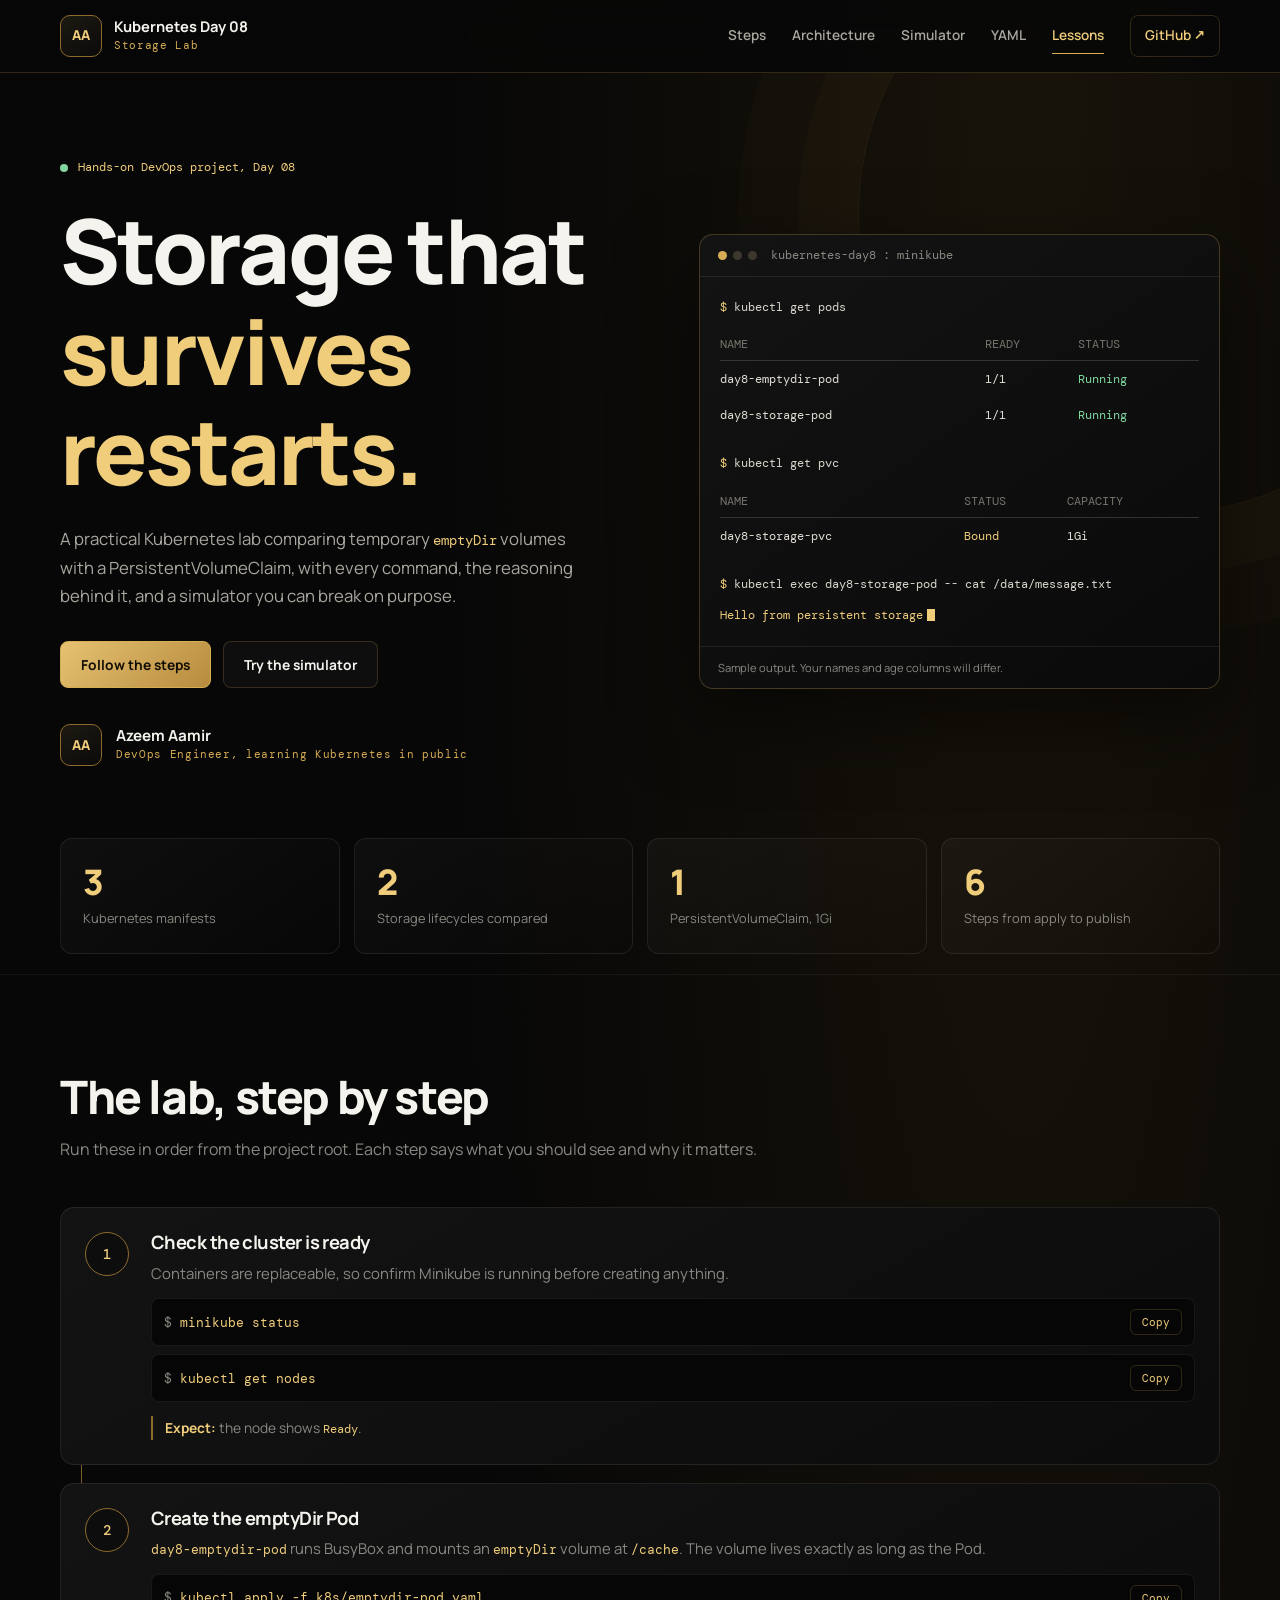
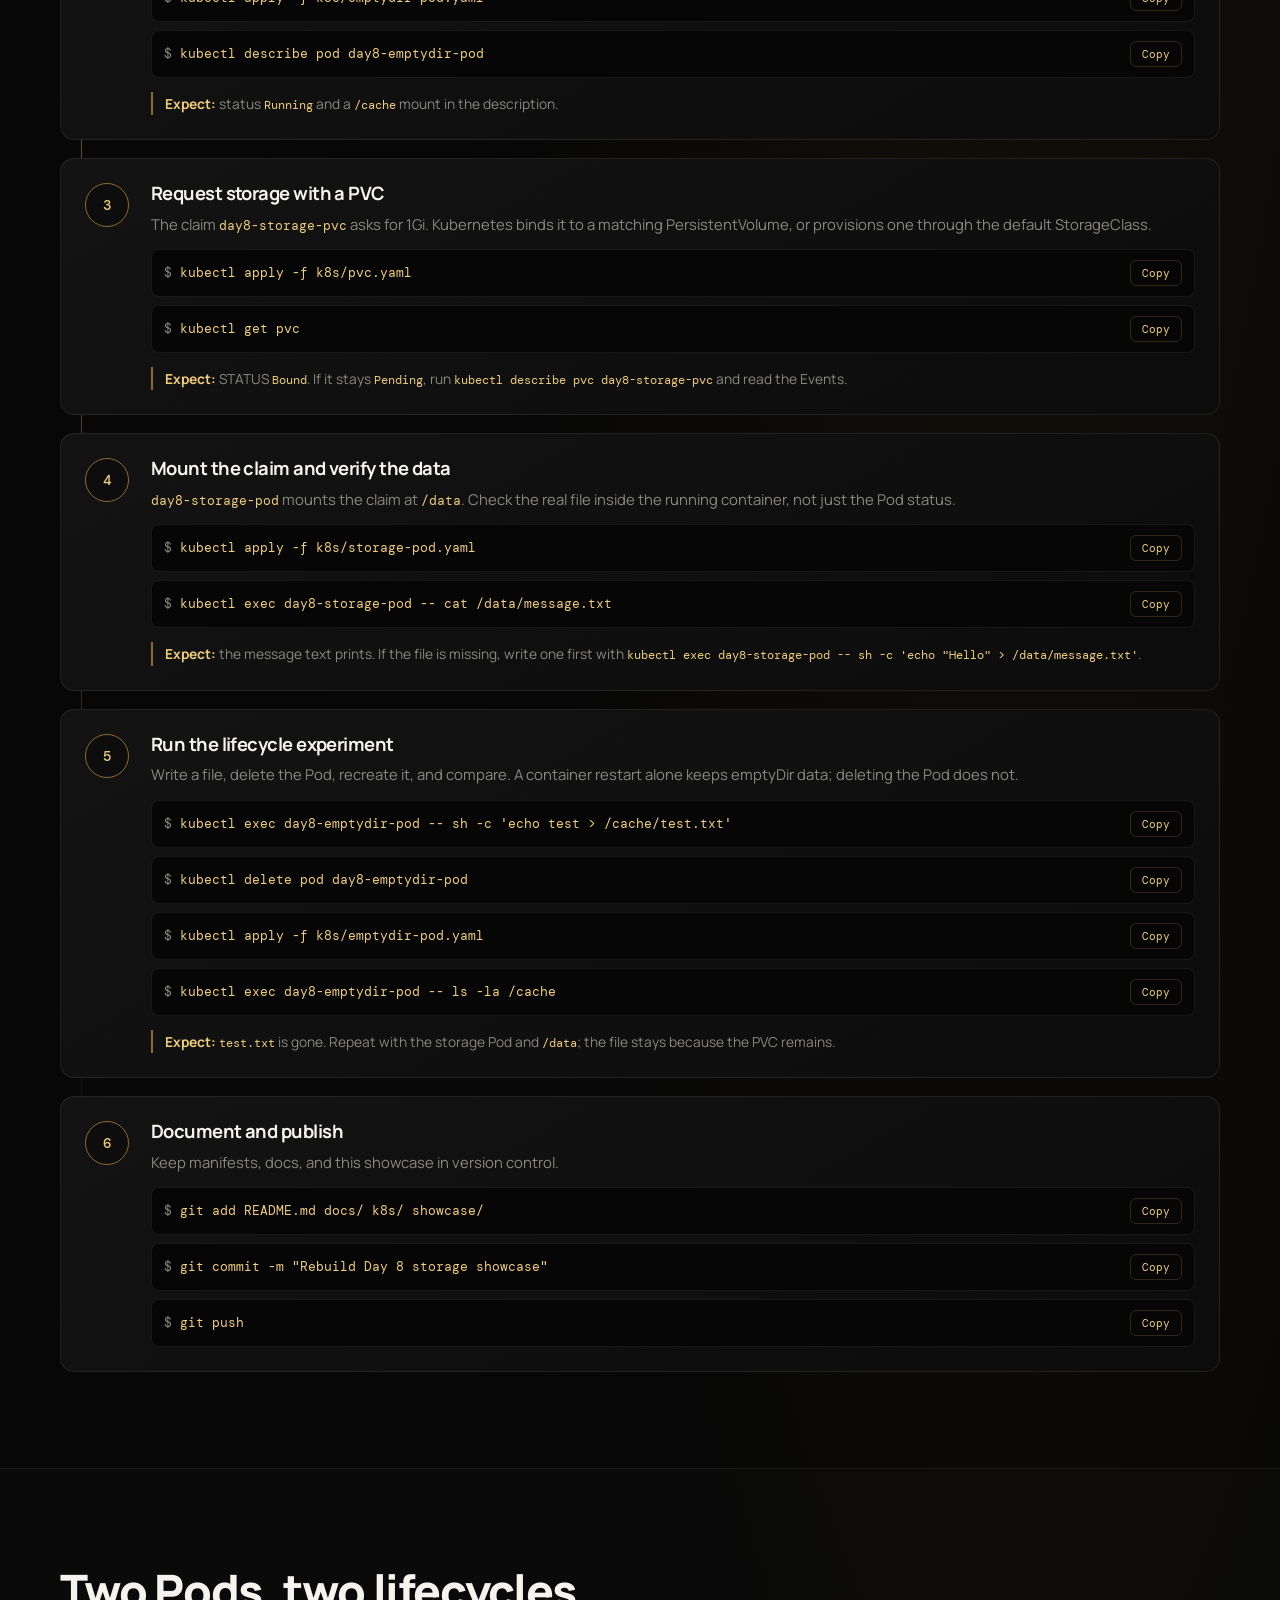
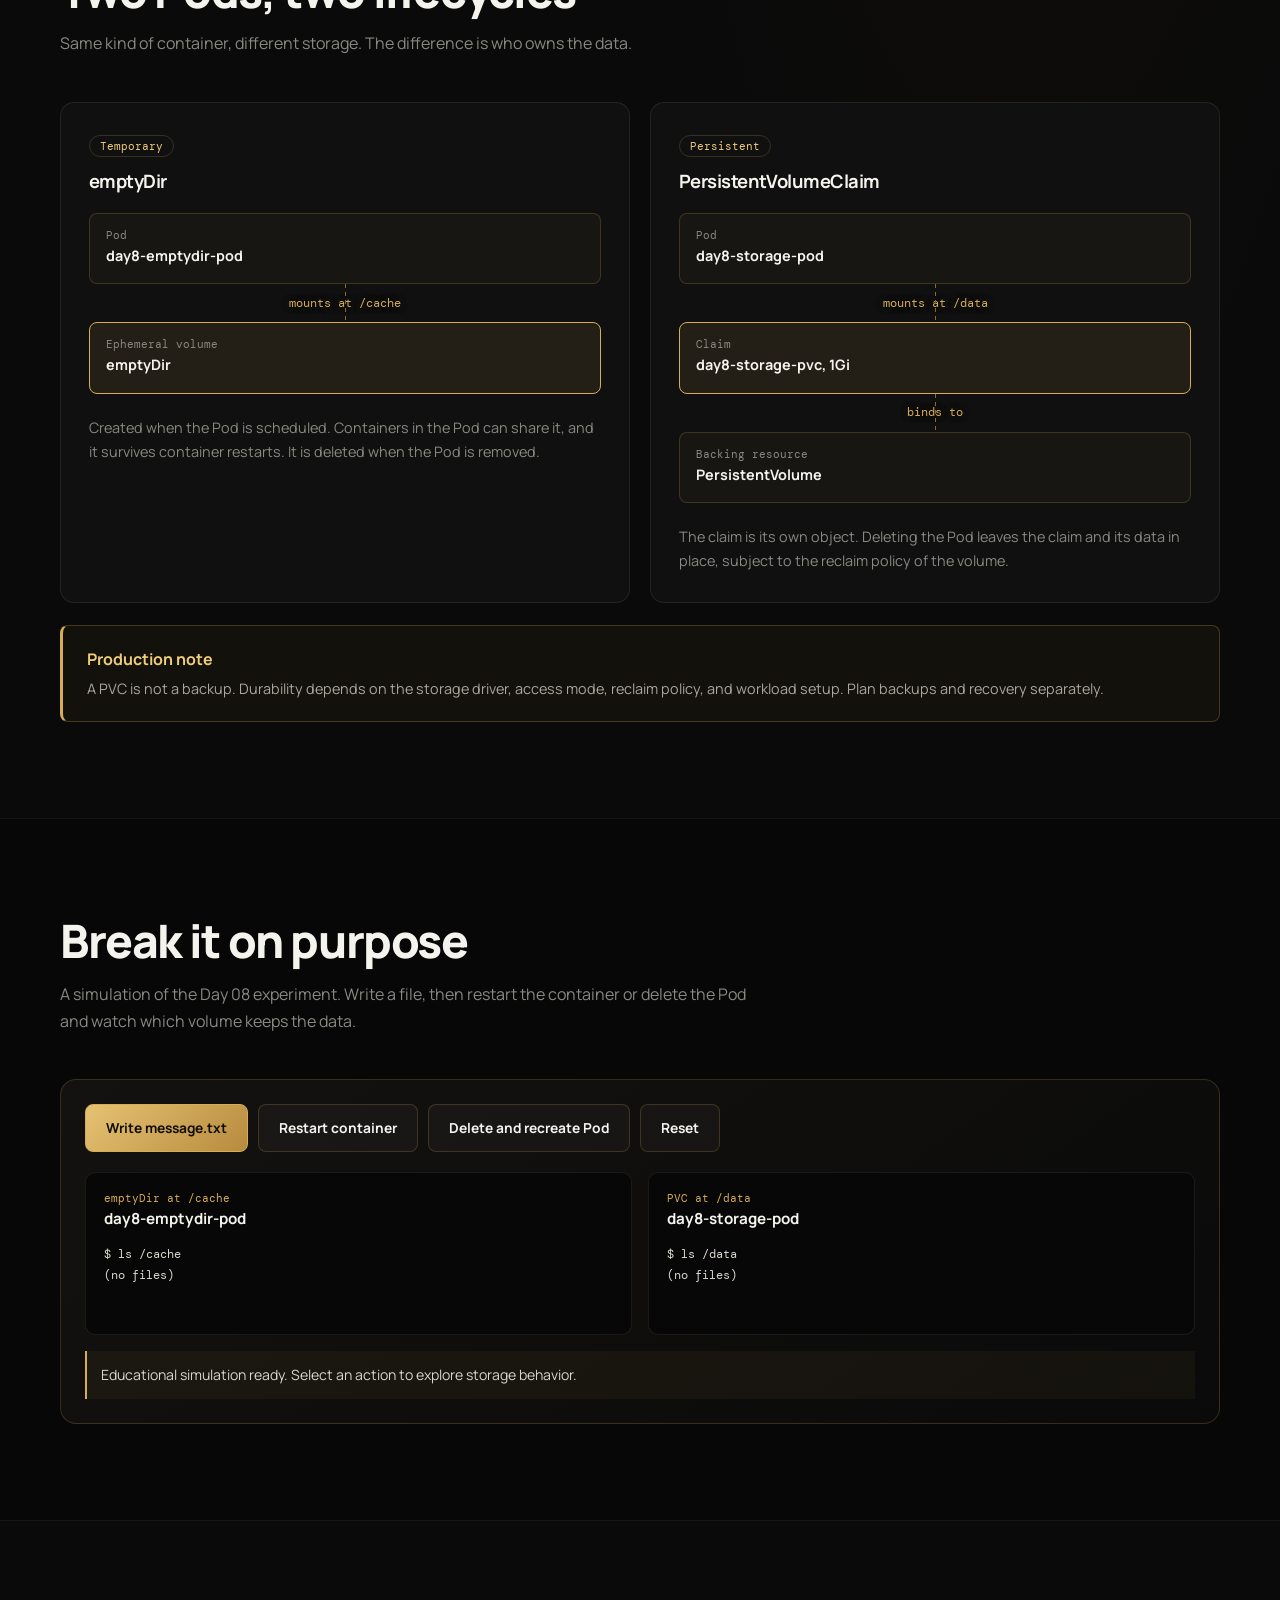
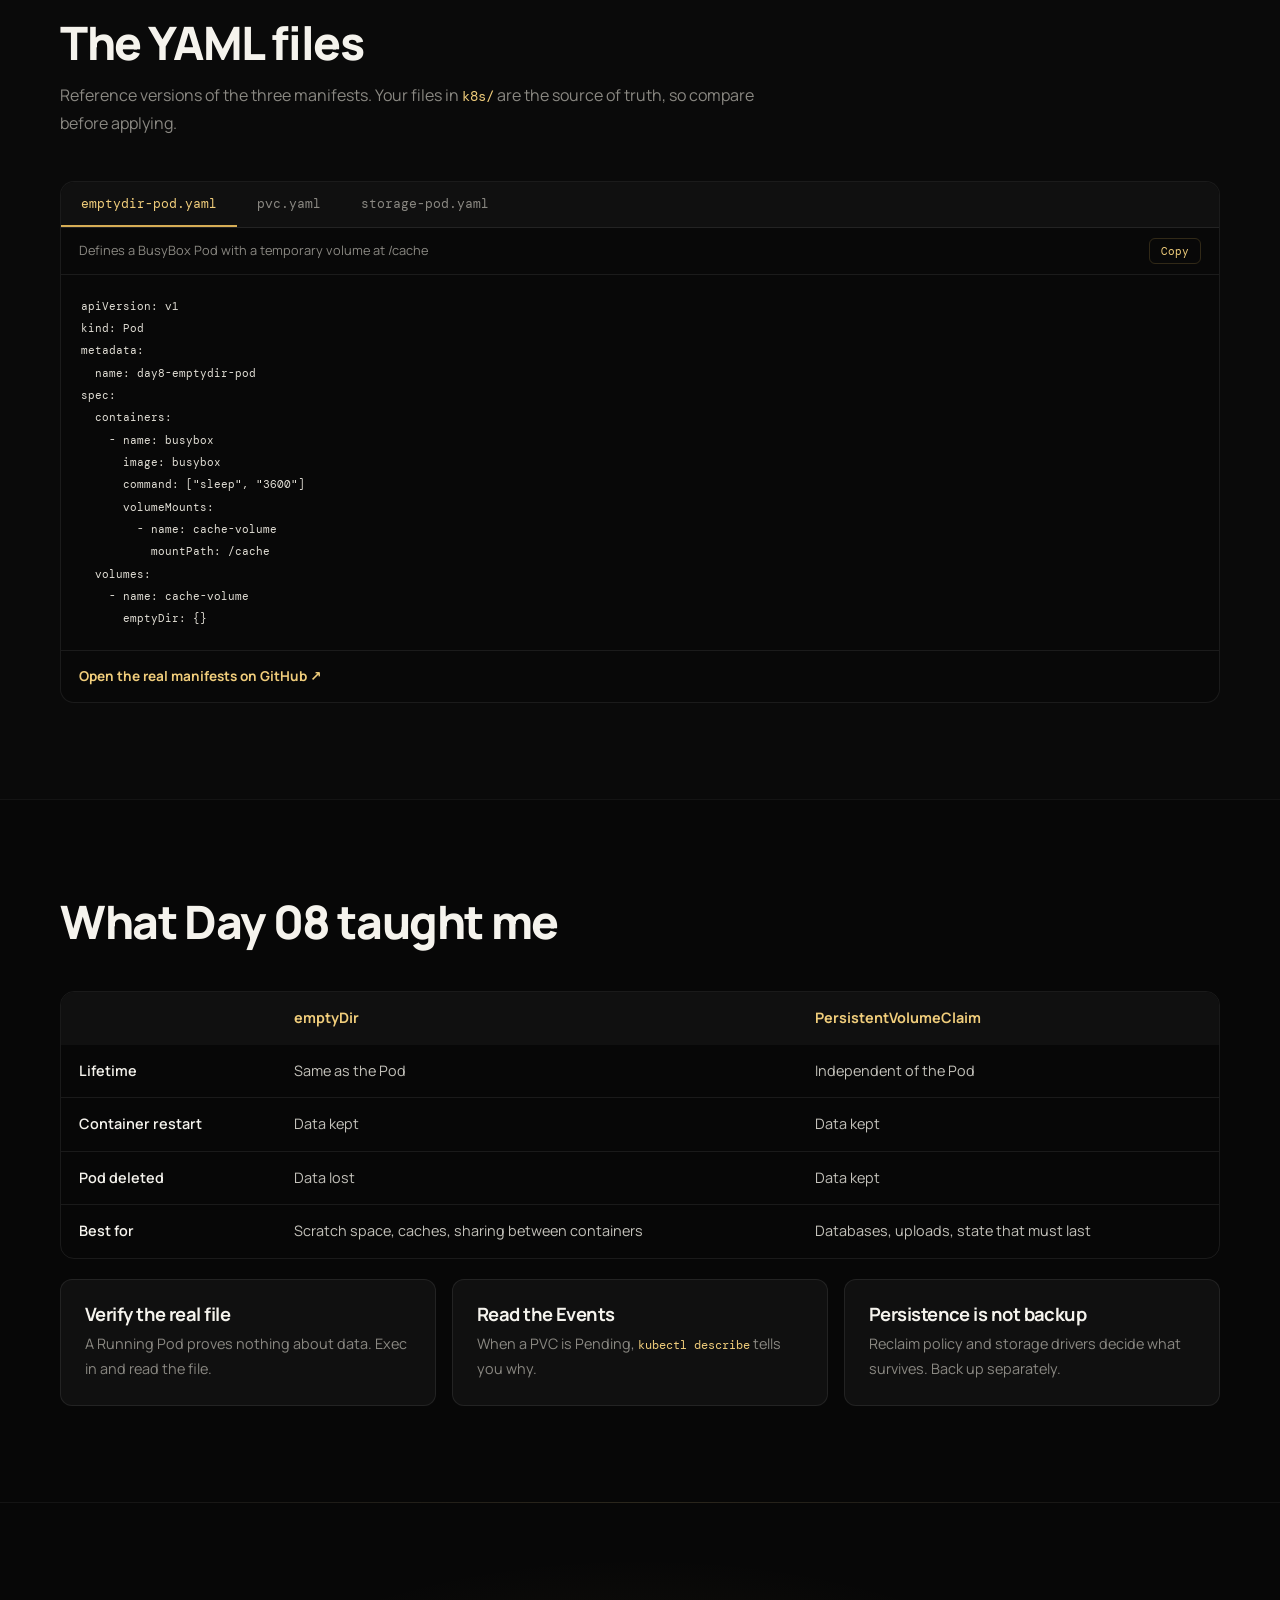
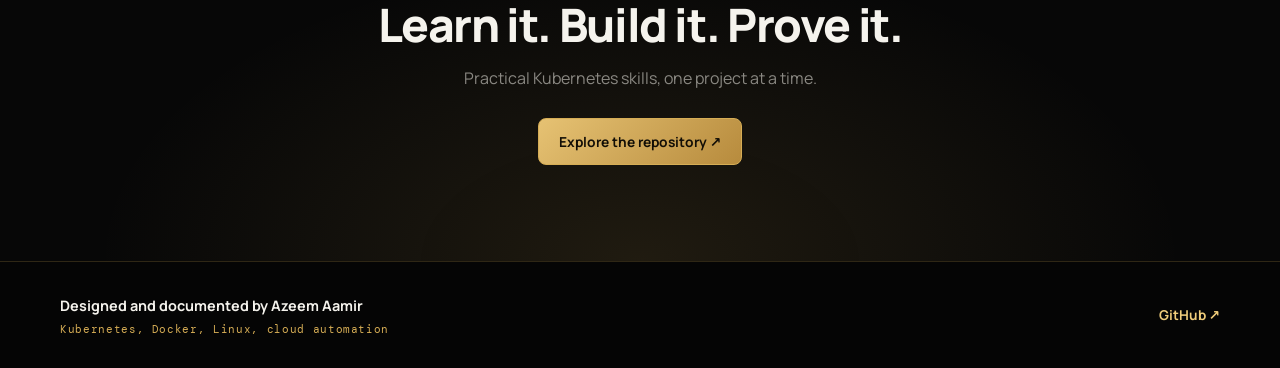
<file: showcase/index.html>
<!DOCTYPE html>
<html lang="en">
<head>
<meta charset="UTF-8">
<meta name="viewport" content="width=device-width, initial-scale=1.0">
<meta name="theme-color" content="#070707">
<meta name="description" content="Kubernetes Day 08 Storage Lab by Azeem Aamir: emptyDir vs PersistentVolumeClaim, with an interactive Pod lifecycle simulator.">
<title>Kubernetes Day 08 | Storage Lab | Azeem Aamir</title>
<link rel="preconnect" href="https://fonts.googleapis.com">
<link rel="preconnect" href="https://fonts.gstatic.com" crossorigin>
<link href="https://fonts.googleapis.com/css2?family=DM+Mono:wght@400;500&family=Manrope:wght@400;500;600;700;800&display=swap" rel="stylesheet">
<link rel="stylesheet" href="css/style.css">
<script src="js/script.js" defer></script>
</head>
<body>
<div class="progress" id="progress"></div>

<header class="header">
  <div class="container nav">
    <a href="#home" class="brand"><span class="logo">AA</span><span><strong>Kubernetes Day 08</strong><small>Storage Lab</small></span></a>
    <button class="menu-toggle" aria-label="Open navigation" aria-expanded="false">☰</button>
    <nav class="nav-links" id="nav">
      <a href="#journey">Steps</a>
      <a href="#architecture">Architecture</a>
      <a href="#lab">Simulator</a>
      <a href="#manifests">YAML</a>
      <a href="#lessons">Lessons</a>
      <a class="gh" href="https://github.com/azeemamir-maga/kubernetes-day8" target="_blank" rel="noopener noreferrer">GitHub ↗</a>
    </nav>
  </div>
</header>

<main>
<section class="hero" id="home">
  <div class="container hero-grid">
    <div class="hero-copy">
      <p class="kicker"><span class="dot"></span>Hands-on DevOps project, Day 08</p>
      <h1>Storage that<br><em>survives restarts.</em></h1>
      <p class="lead">A practical Kubernetes lab comparing temporary <code>emptyDir</code> volumes with a PersistentVolumeClaim, with every command, the reasoning behind it, and a simulator you can break on purpose.</p>
      <div class="actions">
        <a class="btn btn-gold" href="#journey">Follow the steps</a>
        <a class="btn btn-ghost" href="#lab">Try the simulator</a>
      </div>
      <div class="author"><span class="avatar">AA</span><span><strong>Azeem Aamir</strong><small>DevOps Engineer, learning Kubernetes in public</small></span></div>
    </div>

    <div class="terminal" aria-label="Sample terminal output">
      <div class="term-bar"><span class="lights"><i></i><i></i><i></i></span><span>kubernetes-day8 : minikube</span></div>
      <div class="term-body">
        <p class="cmd-line">kubectl get pods</p>
        <table><thead><tr><th>NAME</th><th>READY</th><th>STATUS</th></tr></thead>
        <tbody><tr><td>day8-emptydir-pod</td><td>1/1</td><td class="ok">Running</td></tr>
        <tr><td>day8-storage-pod</td><td>1/1</td><td class="ok">Running</td></tr></tbody></table>
        <p class="cmd-line">kubectl get pvc</p>
        <table><thead><tr><th>NAME</th><th>STATUS</th><th>CAPACITY</th></tr></thead>
        <tbody><tr><td>day8-storage-pvc</td><td class="gold">Bound</td><td>1Gi</td></tr></tbody></table>
        <p class="cmd-line">kubectl exec day8-storage-pod -- cat /data/message.txt</p>
        <p class="out">Hello from persistent storage<span class="caret"></span></p>
      </div>
      <div class="term-foot">Sample output. Your names and age columns will differ.</div>
    </div>
  </div>
</section>

<section class="stats">
  <div class="container stats-grid">
    <div class="stat"><strong data-count="3">3</strong><span>Kubernetes manifests</span></div>
    <div class="stat"><strong data-count="2">2</strong><span>Storage lifecycles compared</span></div>
    <div class="stat"><strong data-count="1">1</strong><span>PersistentVolumeClaim, 1Gi</span></div>
    <div class="stat"><strong data-count="6">6</strong><span>Steps from apply to publish</span></div>
  </div>
</section>

<section class="block" id="journey">
  <div class="container">
    <div class="heading"><h2>The lab, step by step</h2><p>Run these in order from the project root. Each step says what you should see and why it matters.</p></div>
    <ol class="steps">
      <li class="step reveal"><span class="num">1</span><div>
        <h3>Check the cluster is ready</h3>
        <p>Containers are replaceable, so confirm Minikube is running before creating anything.</p>
        <div class="cmd"><code>minikube status</code><button class="copy">Copy</button></div>
        <div class="cmd"><code>kubectl get nodes</code><button class="copy">Copy</button></div>
        <p class="expect"><b>Expect:</b> the node shows <code>Ready</code>.</p></div></li>
      <li class="step reveal"><span class="num">2</span><div>
        <h3>Create the emptyDir Pod</h3>
        <p><code>day8-emptydir-pod</code> runs BusyBox and mounts an <code>emptyDir</code> volume at <code>/cache</code>. The volume lives exactly as long as the Pod.</p>
        <div class="cmd"><code>kubectl apply -f k8s/emptydir-pod.yaml</code><button class="copy">Copy</button></div>
        <div class="cmd"><code>kubectl describe pod day8-emptydir-pod</code><button class="copy">Copy</button></div>
        <p class="expect"><b>Expect:</b> status <code>Running</code> and a <code>/cache</code> mount in the description.</p></div></li>
      <li class="step reveal"><span class="num">3</span><div>
        <h3>Request storage with a PVC</h3>
        <p>The claim <code>day8-storage-pvc</code> asks for 1Gi. Kubernetes binds it to a matching PersistentVolume, or provisions one through the default StorageClass.</p>
        <div class="cmd"><code>kubectl apply -f k8s/pvc.yaml</code><button class="copy">Copy</button></div>
        <div class="cmd"><code>kubectl get pvc</code><button class="copy">Copy</button></div>
        <p class="expect"><b>Expect:</b> STATUS <code>Bound</code>. If it stays <code>Pending</code>, run <code>kubectl describe pvc day8-storage-pvc</code> and read the Events.</p></div></li>
      <li class="step reveal"><span class="num">4</span><div>
        <h3>Mount the claim and verify the data</h3>
        <p><code>day8-storage-pod</code> mounts the claim at <code>/data</code>. Check the real file inside the running container, not just the Pod status.</p>
        <div class="cmd"><code>kubectl apply -f k8s/storage-pod.yaml</code><button class="copy">Copy</button></div>
        <div class="cmd"><code>kubectl exec day8-storage-pod -- cat /data/message.txt</code><button class="copy">Copy</button></div>
        <p class="expect"><b>Expect:</b> the message text prints. If the file is missing, write one first with <code>kubectl exec day8-storage-pod -- sh -c 'echo "Hello" > /data/message.txt'</code>.</p></div></li>
      <li class="step reveal"><span class="num">5</span><div>
        <h3>Run the lifecycle experiment</h3>
        <p>Write a file, delete the Pod, recreate it, and compare. A container restart alone keeps emptyDir data; deleting the Pod does not.</p>
        <div class="cmd"><code>kubectl exec day8-emptydir-pod -- sh -c 'echo test &gt; /cache/test.txt'</code><button class="copy">Copy</button></div>
        <div class="cmd"><code>kubectl delete pod day8-emptydir-pod</code><button class="copy">Copy</button></div>
        <div class="cmd"><code>kubectl apply -f k8s/emptydir-pod.yaml</code><button class="copy">Copy</button></div>
        <div class="cmd"><code>kubectl exec day8-emptydir-pod -- ls -la /cache</code><button class="copy">Copy</button></div>
        <p class="expect"><b>Expect:</b> <code>test.txt</code> is gone. Repeat with the storage Pod and <code>/data</code>; the file stays because the PVC remains.</p></div></li>
      <li class="step reveal"><span class="num">6</span><div>
        <h3>Document and publish</h3>
        <p>Keep manifests, docs, and this showcase in version control.</p>
        <div class="cmd"><code>git add README.md docs/ k8s/ showcase/</code><button class="copy">Copy</button></div>
        <div class="cmd"><code>git commit -m "Rebuild Day 8 storage showcase"</code><button class="copy">Copy</button></div>
        <div class="cmd"><code>git push</code><button class="copy">Copy</button></div></div></li>
    </ol>
  </div>
</section>

<section class="block alt" id="architecture">
  <div class="container">
    <div class="heading"><h2>Two Pods, two lifecycles</h2><p>Same kind of container, different storage. The difference is who owns the data.</p></div>
    <div class="arch-grid">
      <article class="arch reveal">
        <span class="tag">Temporary</span><h3>emptyDir</h3>
        <div class="flow">
          <div class="node"><small>Pod</small><strong>day8-emptydir-pod</strong></div>
          <div class="arrow">mounts at /cache</div>
          <div class="node hl"><small>Ephemeral volume</small><strong>emptyDir</strong></div>
        </div>
        <p>Created when the Pod is scheduled. Containers in the Pod can share it, and it survives container restarts. It is deleted when the Pod is removed.</p>
      </article>
      <article class="arch reveal">
        <span class="tag">Persistent</span><h3>PersistentVolumeClaim</h3>
        <div class="flow">
          <div class="node"><small>Pod</small><strong>day8-storage-pod</strong></div>
          <div class="arrow">mounts at /data</div>
          <div class="node hl"><small>Claim</small><strong>day8-storage-pvc, 1Gi</strong></div>
          <div class="arrow">binds to</div>
          <div class="node"><small>Backing resource</small><strong>PersistentVolume</strong></div>
        </div>
        <p>The claim is its own object. Deleting the Pod leaves the claim and its data in place, subject to the reclaim policy of the volume.</p>
      </article>
    </div>
    <div class="note reveal"><strong>Production note</strong><p>A PVC is not a backup. Durability depends on the storage driver, access mode, reclaim policy, and workload setup. Plan backups and recovery separately.</p></div>
  </div>
</section>

<section class="block" id="lab">
  <div class="container">
    <div class="heading"><h2>Break it on purpose</h2><p>A simulation of the Day 08 experiment. Write a file, then restart the container or delete the Pod and watch which volume keeps the data.</p></div>
    <div class="lab reveal">
      <div class="lab-controls">
        <button class="btn btn-gold" data-act="write">Write message.txt</button>
        <button class="btn btn-ghost" data-act="restart">Restart container</button>
        <button class="btn btn-ghost" data-act="delete">Delete and recreate Pod</button>
        <button class="btn btn-ghost" data-act="reset">Reset</button>
      </div>
      <div class="lab-grid">
        <div class="vol" id="vol-empty"><small>emptyDir at /cache</small><strong>day8-emptydir-pod</strong><pre id="out-empty">$ ls /cache
(empty)</pre></div>
        <div class="vol" id="vol-pvc"><small>PVC at /data</small><strong>day8-storage-pod</strong><pre id="out-pvc">$ ls /data
(empty)</pre></div>
      </div>
      <div class="log" id="log" role="status" aria-live="polite">Ready. Start by writing a file.</div>
    </div>
  </div>
</section>

<section class="block alt" id="manifests">
  <div class="container">
    <div class="heading"><h2>The YAML files</h2><p>Reference versions of the three manifests. Your files in <code>k8s/</code> are the source of truth, so compare before applying.</p></div>
    <div class="yaml reveal">
      <div class="tabs" role="tablist">
        <button role="tab" class="tab active" data-tab="y1" aria-selected="true">emptydir-pod.yaml</button>
        <button role="tab" class="tab" data-tab="y2" aria-selected="false">pvc.yaml</button>
        <button role="tab" class="tab" data-tab="y3" aria-selected="false">storage-pod.yaml</button>
      </div>
      <div class="panel active" id="y1"><div class="panel-bar"><span>Defines a BusyBox Pod with a temporary volume at /cache</span><button class="copy">Copy</button></div><pre><code>apiVersion: v1
kind: Pod
metadata:
  name: day8-emptydir-pod
spec:
  containers:
    - name: busybox
      image: busybox
      command: ["sleep", "3600"]
      volumeMounts:
        - name: cache-volume
          mountPath: /cache
  volumes:
    - name: cache-volume
      emptyDir: {}</code></pre></div>
      <div class="panel" id="y2"><div class="panel-bar"><span>Requests 1Gi of storage</span><button class="copy">Copy</button></div><pre><code>apiVersion: v1
kind: PersistentVolumeClaim
metadata:
  name: day8-storage-pvc
spec:
  accessModes:
    - ReadWriteOnce
  resources:
    requests:
      storage: 1Gi</code></pre></div>
      <div class="panel" id="y3"><div class="panel-bar"><span>Mounts the claim at /data</span><button class="copy">Copy</button></div><pre><code>apiVersion: v1
kind: Pod
metadata:
  name: day8-storage-pod
spec:
  containers:
    - name: busybox
      image: busybox
      command: ["sleep", "3600"]
      volumeMounts:
        - name: data-volume
          mountPath: /data
  volumes:
    - name: data-volume
      persistentVolumeClaim:
        claimName: day8-storage-pvc</code></pre></div>
      <p class="yaml-link"><a href="https://github.com/azeemamir-maga/kubernetes-day8/tree/main/k8s" target="_blank" rel="noopener noreferrer">Open the real manifests on GitHub ↗</a></p>
    </div>
  </div>
</section>

<section class="block" id="lessons">
  <div class="container">
    <div class="heading"><h2>What Day 08 taught me</h2></div>
    <div class="compare reveal">
      <table>
        <thead><tr><th></th><th>emptyDir</th><th>PersistentVolumeClaim</th></tr></thead>
        <tbody>
          <tr><th>Lifetime</th><td>Same as the Pod</td><td>Independent of the Pod</td></tr>
          <tr><th>Container restart</th><td>Data kept</td><td>Data kept</td></tr>
          <tr><th>Pod deleted</th><td>Data lost</td><td>Data kept</td></tr>
          <tr><th>Best for</th><td>Scratch space, caches, sharing between containers</td><td>Databases, uploads, state that must last</td></tr>
        </tbody>
      </table>
    </div>
    <div class="lessons">
      <article class="lesson reveal"><h3>Verify the real file</h3><p>A Running Pod proves nothing about data. Exec in and read the file.</p></article>
      <article class="lesson reveal"><h3>Read the Events</h3><p>When a PVC is Pending, <code>kubectl describe</code> tells you why.</p></article>
      <article class="lesson reveal"><h3>Persistence is not backup</h3><p>Reclaim policy and storage drivers decide what survives. Back up separately.</p></article>
    </div>
  </div>
</section>

<section class="cta">
  <div class="container reveal">
    <h2>Learn it. Build it. Prove it.</h2>
    <p>Practical Kubernetes skills, one project at a time.</p>
    <a class="btn btn-gold" href="https://github.com/azeemamir-maga/kubernetes-day8" target="_blank" rel="noopener noreferrer">Explore the repository ↗</a>
  </div>
</section>
</main>

<footer class="footer">
  <div class="container foot">
    <div><strong>Designed and documented by Azeem Aamir</strong><small>Kubernetes, Docker, Linux, cloud automation</small></div>
    <a href="https://github.com/azeemamir-maga/kubernetes-day8" target="_blank" rel="noopener noreferrer">GitHub ↗</a>
  </div>
</footer>
<div class="toast" role="status" aria-live="polite"></div>
</body>
</html>
</file>
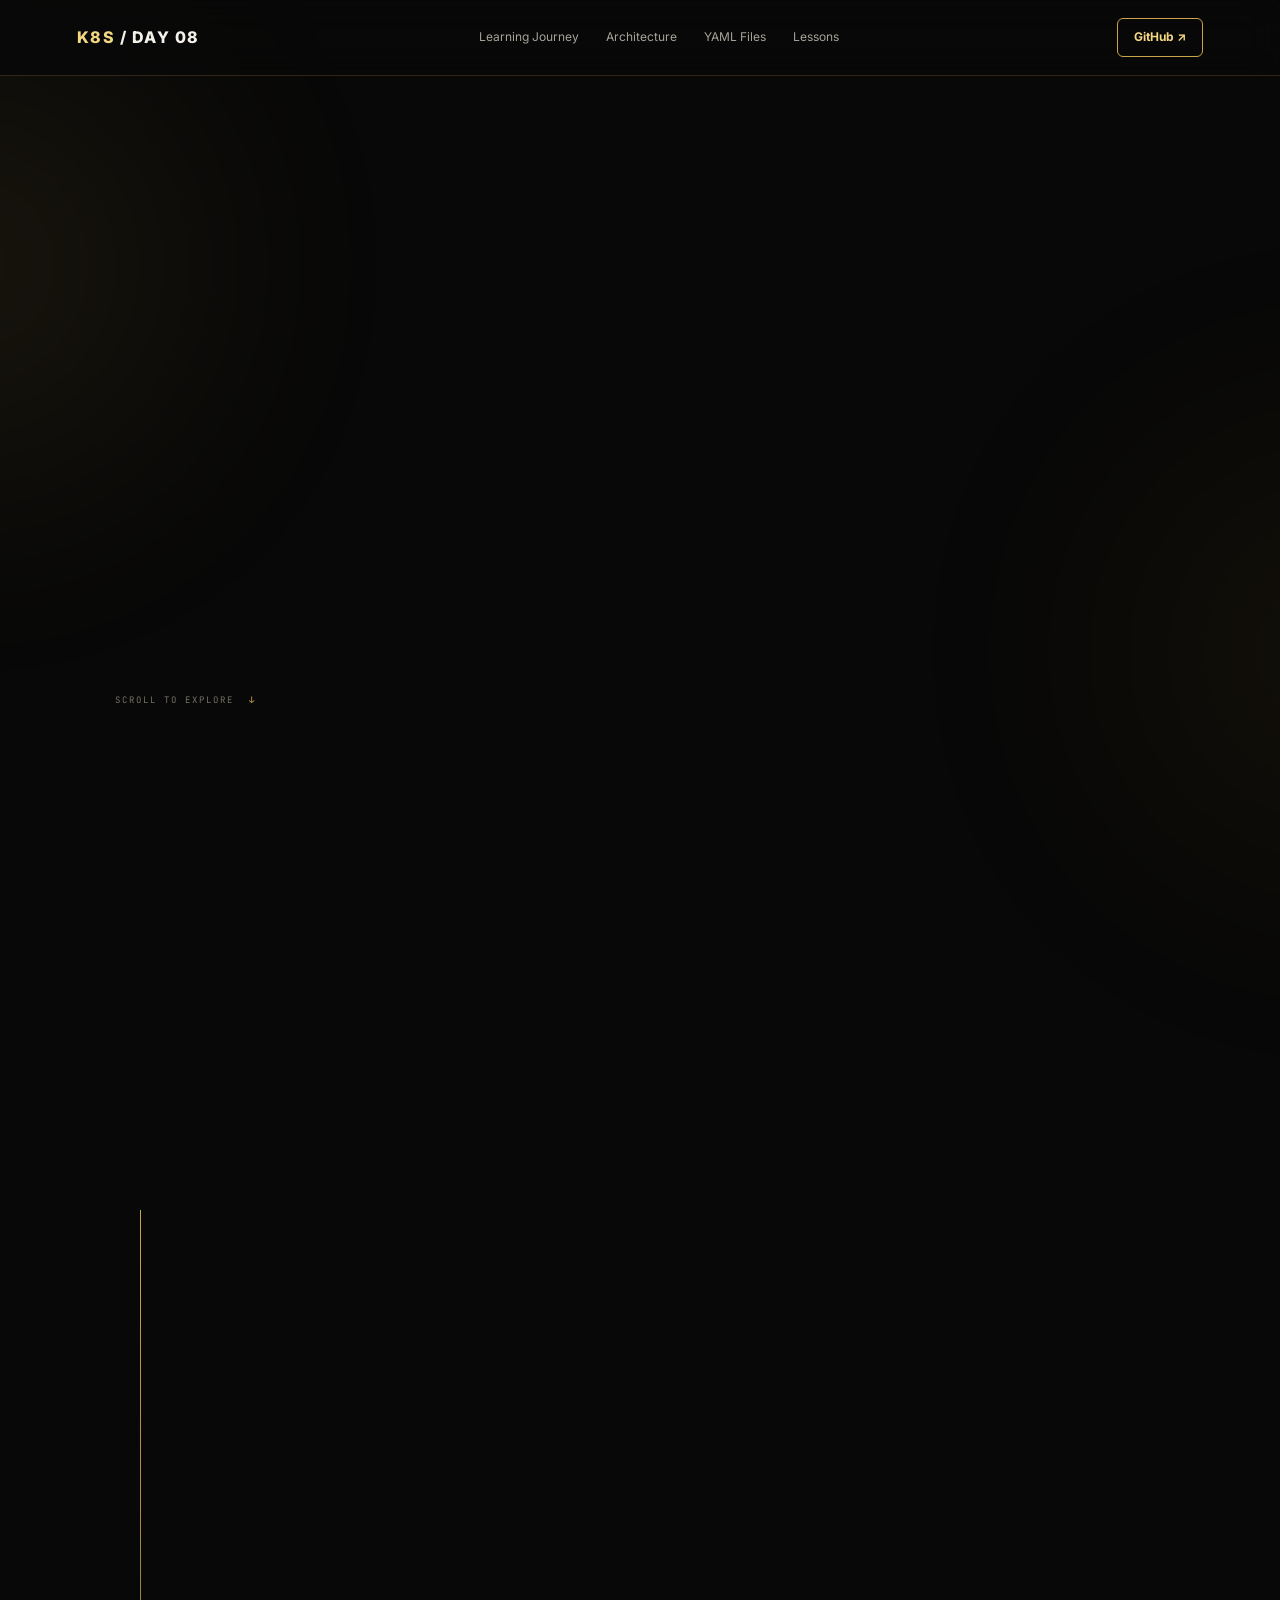
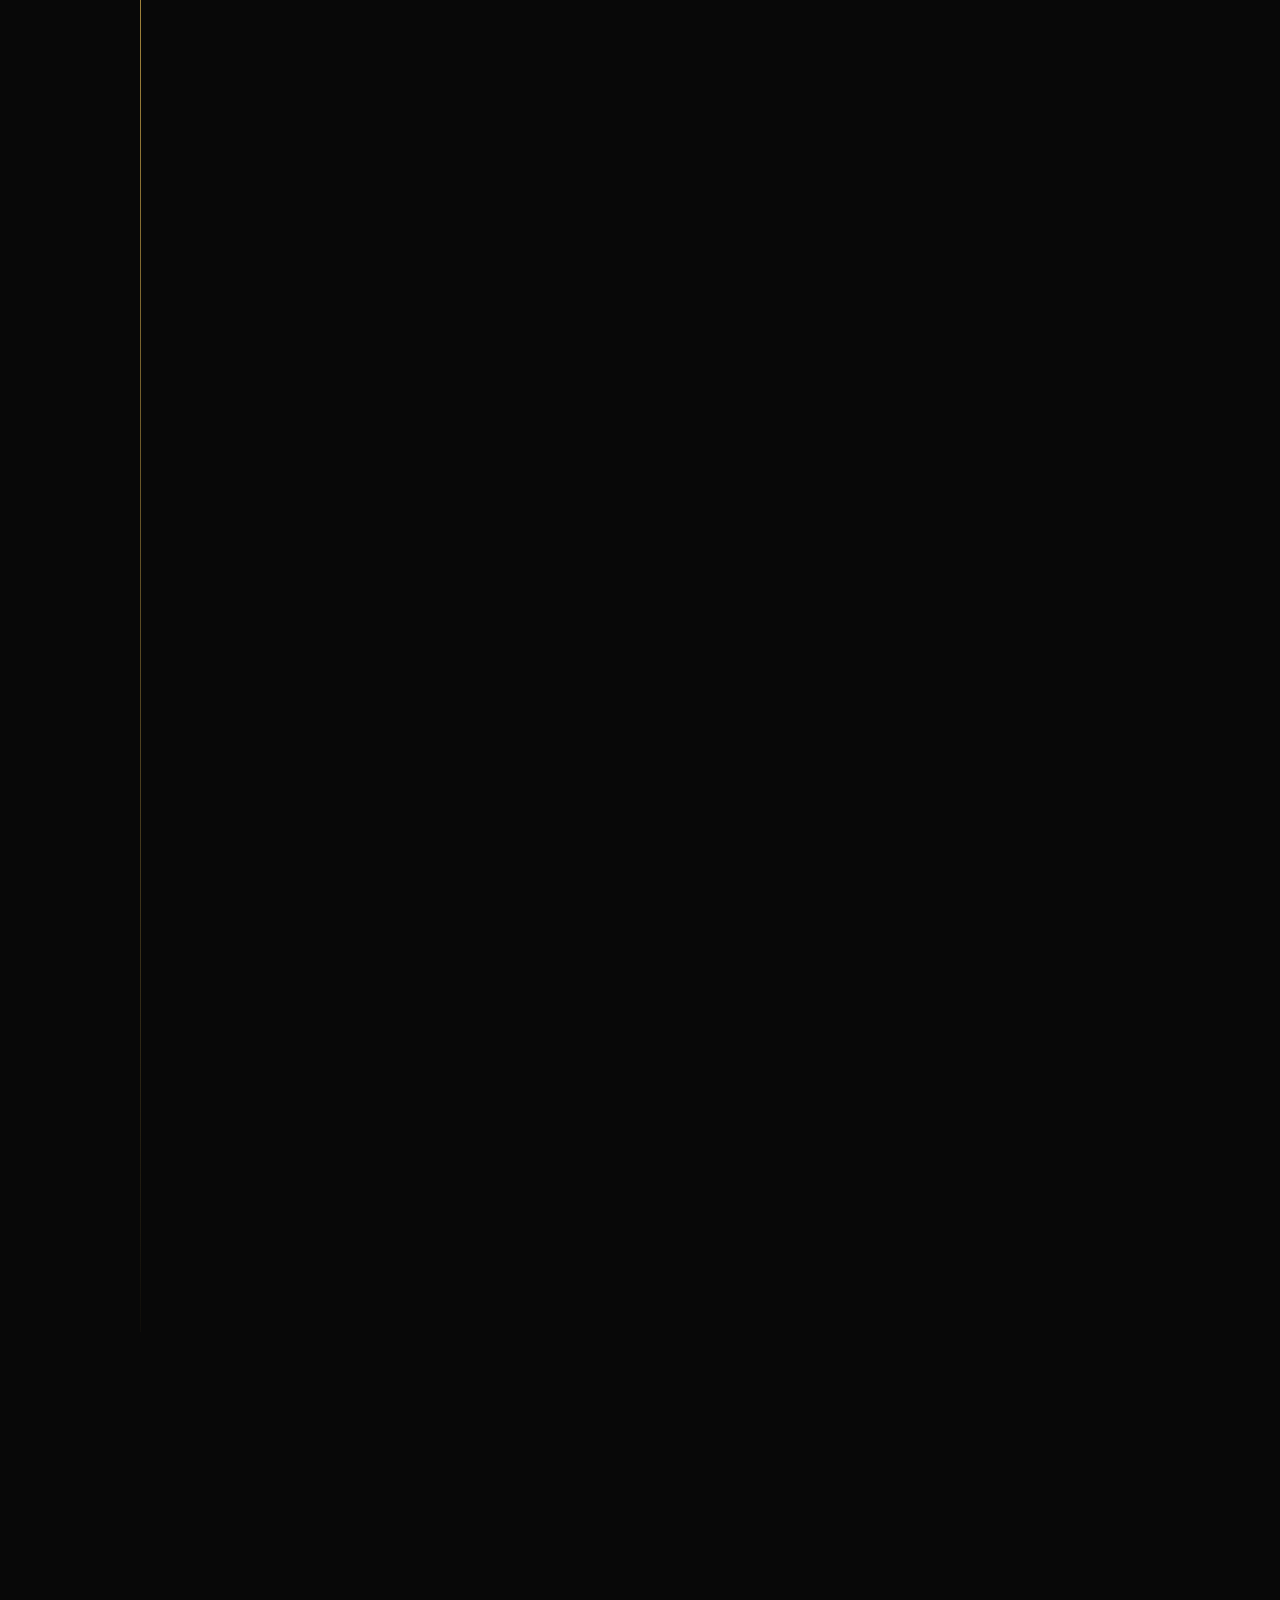
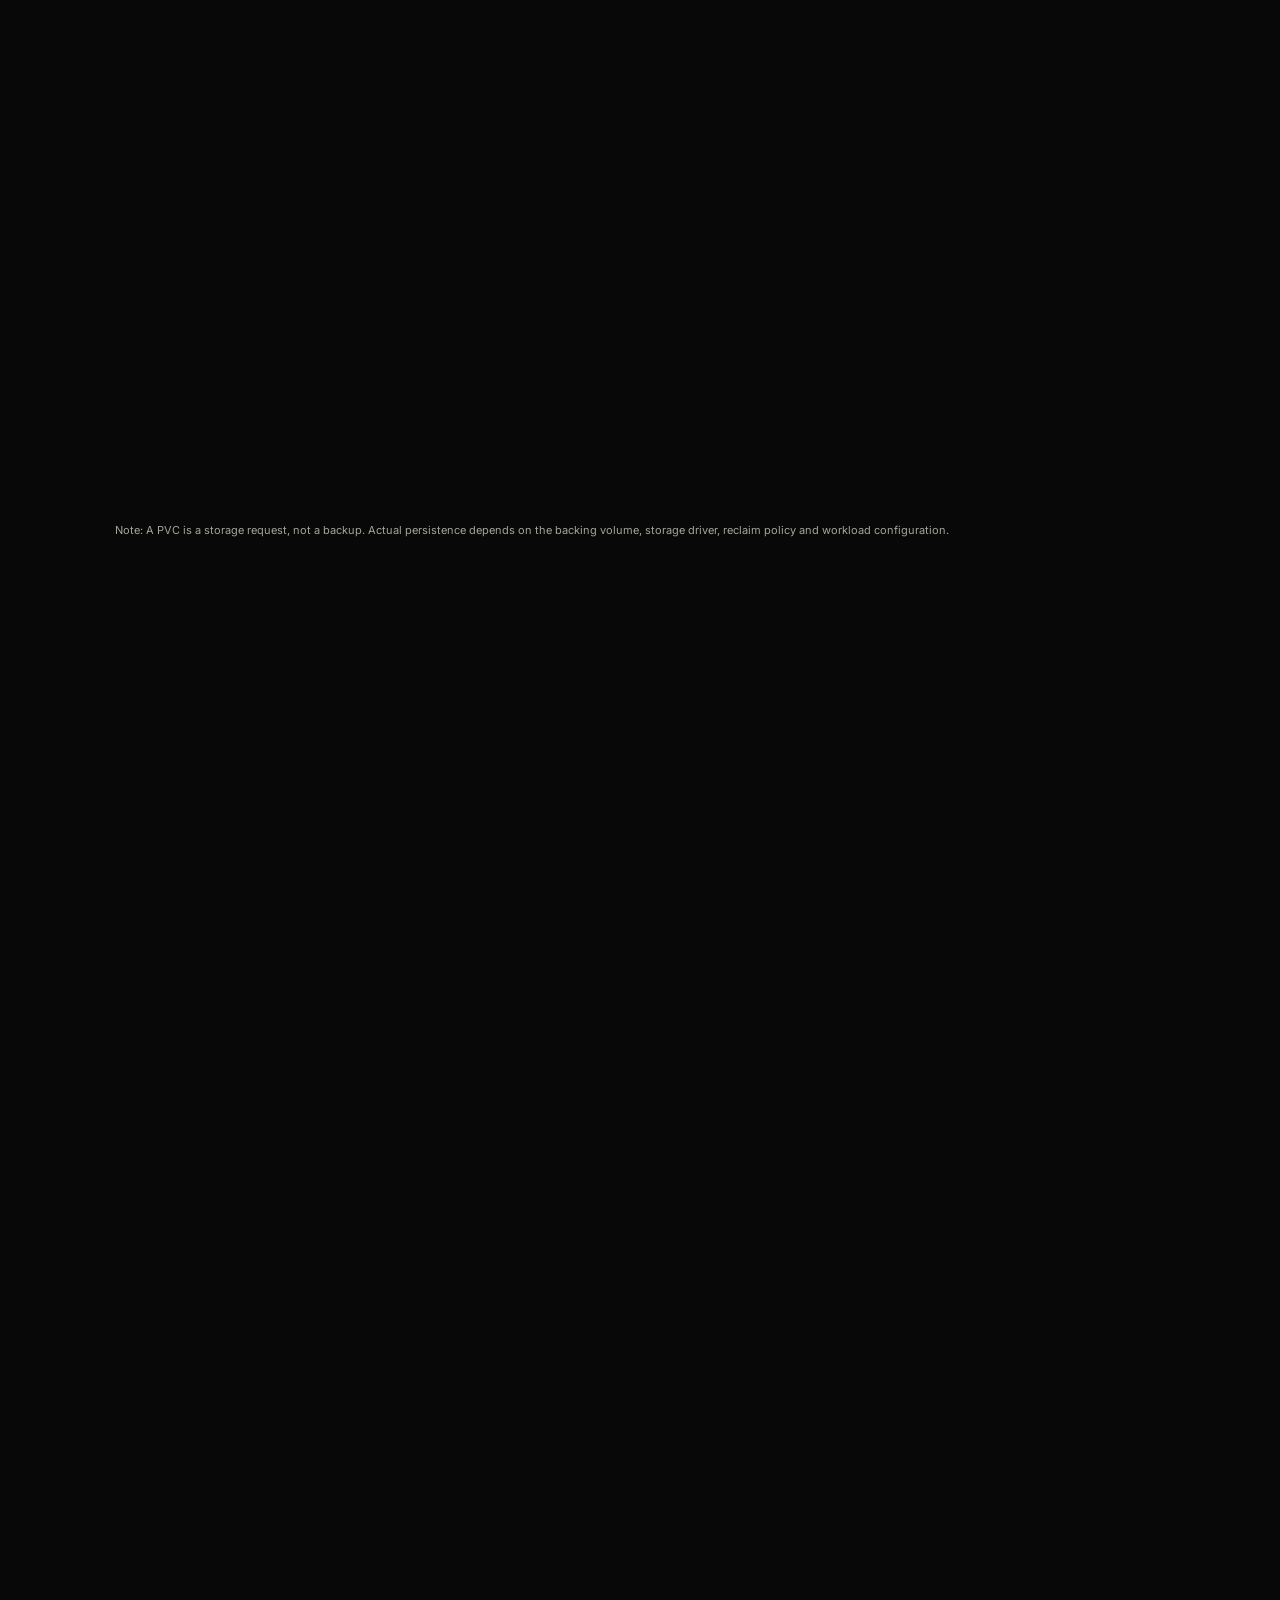
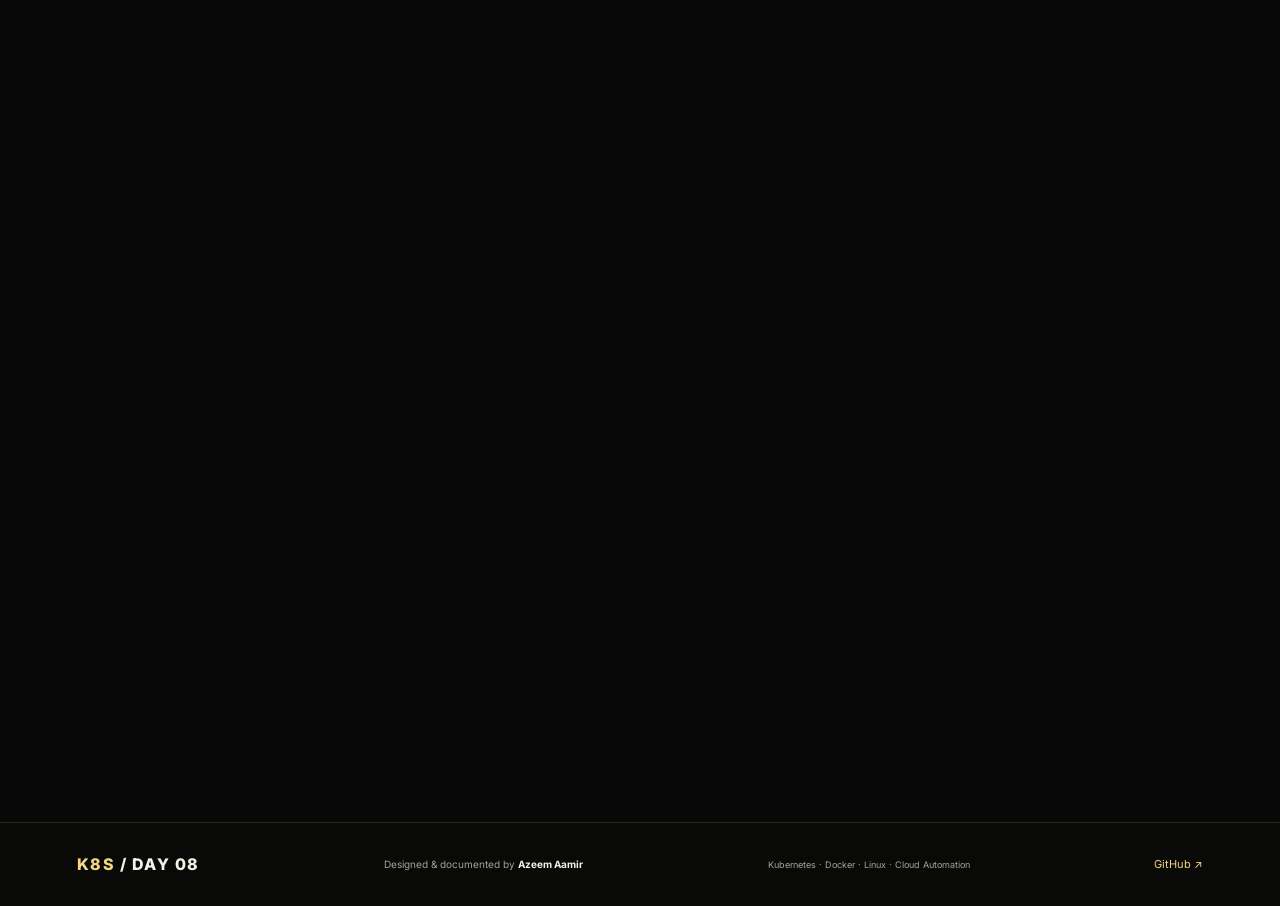
<file: showcase/showcase.backup-20261016-222334/index.html>
<!DOCTYPE html>
<html lang="en">
<head>
  <meta charset="UTF-8">
  <meta name="viewport" content="width=device-width, initial-scale=1.0">
  <meta name="description" content="Kubernetes Day 8 hands-on storage lab by Azeem Aamir. Learn emptyDir, PersistentVolumeClaims, persistence testing and storage best practices.">
  <title>Kubernetes Day 08 | Storage Lab — Azeem Aamir</title>
  <link rel="stylesheet" href="css/style.css">
  <script src="js/script.js" defer></script>
</head>
<body>
  <div class="ambient ambient-one"></div>
  <div class="ambient ambient-two"></div>

  <header class="navbar">
    <a class="brand" href="#home"><span>K8S</span> / DAY 08</a>
    <nav>
      <a href="#journey">Learning Journey</a>
      <a href="#architecture">Architecture</a>
      <a href="#manifest">YAML Files</a>
      <a href="#lessons">Lessons</a>
    </nav>
    <a class="nav-cta" href="https://github.com/azeemamir-maga/kubernetes-day8" target="_blank" rel="noopener">GitHub ↗</a>
  </header>

  <main>
    <section class="hero section" id="home">
      <div class="hero-copy reveal">
        <div class="eyebrow"><span class="pulse"></span> HANDS-ON DEVOPS PROJECT · DAY 08</div>
        <h1>Storage That<br>Survives <span class="gold-text">Restarts.</span></h1>
        <p class="hero-description">
          Understanding Kubernetes storage through practical experiments:
          temporary <code>emptyDir</code> volumes, PersistentVolumeClaims,
          mounted filesystems and persistence testing.
        </p>
        <div class="hero-actions">
          <a class="button button-gold" href="#journey">Explore The Lab ↓</a>
          <a class="button button-outline" href="https://github.com/azeemamir-maga/kubernetes-day8" target="_blank" rel="noopener">View Source ↗</a>
        </div>
        <div class="hero-author">
          <div class="avatar">AA</div>
          <div><strong>Azeem Aamir</strong><small>DevOps Engineer · Kubernetes Learner</small></div>
        </div>
      </div>

      <div class="terminal-card reveal">
        <div class="terminal-top">
          <div class="window-dots"><i></i><i></i><i></i></div>
          <span>kubernetes-day8 / terminal</span>
          <span class="terminal-live">LAB NOTES</span>
        </div>
        <div class="terminal-body">
          <p><span class="prompt">$</span> kubectl get pods</p>
          <p class="muted">NAME                 READY   STATUS</p>
          <p>day8-emptydir-pod    <b class="green">1/1</b>     <b class="green">Running</b></p>
          <p>day8-storage-pod     <b class="green">1/1</b>     <b class="green">Running</b></p>
          <br>
          <p><span class="prompt">$</span> kubectl get pvc</p>
          <p class="muted">NAME              STATUS   CAPACITY</p>
          <p>day8-storage-pvc  <b class="green">Bound</b>    1Gi</p>
          <br>
          <p><span class="prompt">$</span> <span class="typing">Learning storage, one experiment at a time.</span><span class="cursor">▋</span></p>
        </div>
        <div class="terminal-footer"><span>● Minikube Lab</span><span>Environment: Local</span></div>
      </div>

      <div class="scroll-hint">SCROLL TO EXPLORE <span>↓</span></div>
    </section>

    <section class="stats section reveal">
      <div class="stat"><strong data-count="3">0</strong><span>Kubernetes YAML files</span></div>
      <div class="stat"><strong data-count="2">0</strong><span>Storage approaches</span></div>
      <div class="stat"><strong data-count="1">0</strong><span>PersistentVolumeClaim</span></div>
      <div class="stat"><strong>100%</strong><span>Hands-on learning focus</span></div>
    </section>

    <section class="section" id="journey">
      <div class="section-heading reveal">
        <span class="eyebrow">THE PRACTICAL WORK</span>
        <h2>My <span class="gold-text">Learning Journey</span></h2>
        <p>Follow the Day 8 lab in sequence. Each step explains what was configured and what the experiment teaches.</p>
      </div>

      <div class="timeline">
        <article class="timeline-item reveal">
          <div class="timeline-number">01</div>
          <div class="timeline-content">
            <span class="tag">FOUNDATION</span>
            <h3>Understand Kubernetes Storage</h3>
            <p>Containers can be replaced, so application data needs an intentional storage strategy. This lab compares temporary Pod storage with persistent storage.</p>
            <div class="code-line">kubectl get pods</div>
          </div>
          <span class="step-status">LEARN</span>
        </article>

        <article class="timeline-item reveal">
          <div class="timeline-number">02</div>
          <div class="timeline-content">
            <span class="tag">TEMPORARY STORAGE</span>
            <h3>Create An emptyDir Volume</h3>
            <p>The <code>day8-emptydir-pod</code> uses BusyBox and mounts an <code>emptyDir</code> volume at <code>/cache</code>. The directory exists for the lifetime of that Pod.</p>
            <div class="code-line">kubectl apply -f k8s/emptydir-pod.yaml</div>
            <div class="code-line">kubectl describe pod day8-emptydir-pod</div>
          </div>
          <span class="step-status">CONFIGURED</span>
        </article>

        <article class="timeline-item reveal">
          <div class="timeline-number">03</div>
          <div class="timeline-content">
            <span class="tag">PERSISTENT STORAGE</span>
            <h3>Request Storage With A PVC</h3>
            <p>The <code>day8-storage-pvc</code> claim requests 1 GiB. Kubernetes reports it as <code>Bound</code>, meaning a backing volume was successfully assigned.</p>
            <div class="code-line">kubectl get pvc</div>
            <div class="code-line">kubectl describe pvc day8-storage-pvc</div>
          </div>
          <span class="step-status">BOUND</span>
        </article>

        <article class="timeline-item reveal">
          <div class="timeline-number">04</div>
          <div class="timeline-content">
            <span class="tag">MOUNT & VERIFY</span>
            <h3>Read Data From Persistent Storage</h3>
            <p>The storage Pod mounts its claimed volume at <code>/data</code>. The lab verified that the test message could be read from the mounted path.</p>
            <div class="code-line">kubectl exec day8-storage-pod -- cat /data/message.txt</div>
            <div class="result-line">Kubernetes Day 8 - Persistent Storage Works!</div>
          </div>
          <span class="step-status">VERIFIED</span>
        </article>

        <article class="timeline-item reveal">
          <div class="timeline-number">05</div>
          <div class="timeline-content">
            <span class="tag">LIFECYCLE EXPERIMENT</span>
            <h3>Investigate emptyDir Behaviour</h3>
            <p>After recreating the emptyDir Pod, <code>/cache/message.txt</code> was absent. The Pod was Running, but the test file was not there. This is a useful reminder to verify file creation before testing persistence.</p>
            <div class="code-line">kubectl exec day8-emptydir-pod -- ls -la /cache</div>
            <div class="note-line">Expected behaviour: deleting a Pod removes its emptyDir data. A replacement Pod gets a new emptyDir.</div>
          </div>
          <span class="step-status">INVESTIGATED</span>
        </article>

        <article class="timeline-item reveal">
          <div class="timeline-number">06</div>
          <div class="timeline-content">
            <span class="tag">DOCUMENTATION & GIT</span>
            <h3>Record Findings And Publish</h3>
            <p>Documented the experiment, storage comparison and production considerations. Committed the Kubernetes manifests and documentation to GitHub.</p>
            <div class="code-line">git add README.md docs/ k8s/</div>
            <div class="code-line">git commit -m "Complete Kubernetes Day 8 persistent storage lab"</div>
            <div class="code-line">git push</div>
          </div>
          <span class="step-status">PUBLISHED</span>
        </article>
      </div>
    </section>

    <section class="section" id="architecture">
      <div class="section-heading reveal">
        <span class="eyebrow">HOW IT FITS TOGETHER</span>
        <h2>Storage <span class="gold-text">Architecture</span></h2>
        <p>Two separate Pods demonstrate two different storage lifecycles.</p>
      </div>

      <div class="architecture-grid">
        <article class="architecture-card reveal">
          <span class="architecture-label">01 / TEMPORARY</span>
          <h3>emptyDir</h3>
          <div class="arch-node">Pod: day8-emptydir-pod</div>
          <div class="connector">↓ mounts at /cache</div>
          <div class="arch-node storage-node">emptyDir Volume</div>
          <p>Shares storage with containers in the same Pod. Data survives a container restart while the Pod remains, but not Pod deletion.</p>
        </article>
        <article class="architecture-card reveal">
          <span class="architecture-label">02 / PERSISTENT</span>
          <h3>PVC-Based Storage</h3>
          <div class="arch-node">Pod: day8-storage-pod</div>
          <div class="connector">↓ mounts at /data</div>
          <div class="arch-node storage-node">PersistentVolumeClaim · 1Gi</div>
          <p>Requests storage independently of the Pod. Data can remain available to replacement Pods when the volume and storage lifecycle support it.</p>
        </article>
      </div>
      <p class="architecture-footnote">Note: A PVC is a storage request, not a backup. Actual persistence depends on the backing volume, storage driver, reclaim policy and workload configuration.</p>
    </section>

    <section class="section" id="manifest">
      <div class="section-heading reveal">
        <span class="eyebrow">INFRASTRUCTURE AS CODE</span>
        <h2>Explore The <span class="gold-text">YAML Files</span></h2>
        <p>These are the three manifests committed to the repository.</p>
      </div>
      <div class="manifest-grid">
        <article class="manifest-card reveal">
          <div class="file-icon">YAML</div>
          <h3>emptydir-pod.yaml</h3>
          <p>Defines a BusyBox Pod and temporary volume mounted at <code>/cache</code>.</p>
          <a href="https://github.com/azeemamir-maga/kubernetes-day8/blob/main/k8s/emptydir-pod.yaml" target="_blank" rel="noopener">View Manifest ↗</a>
        </article>
        <article class="manifest-card reveal">
          <div class="file-icon">YAML</div>
          <h3>pvc.yaml</h3>
          <p>Defines the PersistentVolumeClaim used to request 1 GiB of storage.</p>
          <a href="https://github.com/azeemamir-maga/kubernetes-day8/blob/main/k8s/pvc.yaml" target="_blank" rel="noopener">View Manifest ↗</a>
        </article>
        <article class="manifest-card reveal">
          <div class="file-icon">YAML</div>
          <h3>storage-pod.yaml</h3>
          <p>Defines the Pod that mounts the persistent claim at <code>/data</code>.</p>
          <a href="https://github.com/azeemamir-maga/kubernetes-day8/blob/main/k8s/storage-pod.yaml" target="_blank" rel="noopener">View Manifest ↗</a>
        </article>
      </div>
    </section>

    <section class="section" id="lessons">
      <div class="section-heading reveal">
        <span class="eyebrow">KEY TAKEAWAYS</span>
        <h2>What I <span class="gold-text">Learned</span></h2>
      </div>
      <div class="lessons-grid">
        <article class="lesson-card reveal"><span>01</span><h3>emptyDir</h3><p>Temporary storage scoped to a Pod's lifetime.</p></article>
        <article class="lesson-card reveal"><span>02</span><h3>PVC</h3><p>Requests persistent storage through Kubernetes storage resources.</p></article>
        <article class="lesson-card reveal"><span>03</span><h3>Verification</h3><p>Check Pod status, volume mounts and actual files—not just whether a Pod is Running.</p></article>
        <article class="lesson-card reveal"><span>04</span><h3>Production Readiness</h3><p>Persistence does not automatically provide backups, high availability or disaster recovery.</p></article>
      </div>
    </section>

    <section class="closing section reveal">
      <span class="eyebrow">DAY 08 · COMPLETE</span>
      <h2>Learn It. Build It.<br><span class="gold-text">Prove It.</span></h2>
      <p>Building practical Kubernetes skills one project at a time.</p>
      <div class="hero-actions">
        <a class="button button-gold" href="https://github.com/azeemamir-maga/kubernetes-day8" target="_blank" rel="noopener">Explore GitHub Repository ↗</a>
        <a class="button button-outline" id="linkedin-link" href="https://www.linkedin.com/" target="_blank" rel="noopener">LinkedIn Article ↗</a>
      </div>
      <small class="linkedin-note">Replace the LinkedIn homepage link with your actual Day 8 article URL in js/script.js.</small>
    </section>
  </main>

  <footer>
    <a class="brand" href="#home"><span>K8S</span> / DAY 08</a>
    <p>Designed & documented by <strong>Azeem Aamir</strong></p>
    <p class="footer-small">Kubernetes · Docker · Linux · Cloud Automation</p>
    <a href="https://github.com/azeemamir-maga/kubernetes-day8" target="_blank" rel="noopener">GitHub ↗</a>
  </footer>
</body>
</html>
</file>
<file: showcase/css/style.css>
/* Kubernetes Day 08 | black and gold showcase */
:root{--bg:#070707;--panel:#101010;--raised:#171717;--gold:#d6ad55;--gold-hi:#f0cd7b;--gold-dk:#8e6b2d;--white:#f5f3ed;--text:#c4c2bb;--muted:#8a8882;--line:rgba(214,173,85,.2);--line-w:rgba(255,255,255,.08);--green:#80d8a0;--red:#e58a7b;--mono:'DM Mono',ui-monospace,monospace;--sans:'Manrope',system-ui,sans-serif;--max:1160px}
*{box-sizing:border-box}
html{scroll-behavior:smooth;scroll-padding-top:84px}
body{margin:0;background:radial-gradient(ellipse at 80% 0,rgba(148,106,34,.12),transparent 40%),var(--bg);color:var(--text);font:16px/1.7 var(--sans);-webkit-font-smoothing:antialiased;overflow-x:hidden}
a{color:inherit;text-decoration:none}
h1,h2,h3,p{margin-top:0}
h1,h2,h3{color:var(--white);letter-spacing:-.03em;line-height:1.12}
h1{font-size:clamp(2.8rem,7vw,5.6rem);font-weight:800;margin-bottom:24px}
h1 em{font-style:normal;color:var(--gold-hi)}
h2{font-size:clamp(1.9rem,3.6vw,2.9rem);font-weight:800;margin-bottom:14px}
h3{font-size:1.15rem;font-weight:700;margin-bottom:8px}
code,pre{font-family:var(--mono)}
code{color:var(--gold-hi);font-size:.86em;overflow-wrap:anywhere}
button{font:inherit;cursor:pointer}
:focus-visible{outline:2px solid var(--gold-hi);outline-offset:3px}
.container{width:min(var(--max),calc(100% - 40px));margin-inline:auto}
.progress{position:fixed;top:0;left:0;height:3px;width:0;background:linear-gradient(90deg,var(--gold-dk),var(--gold-hi));z-index:200}

.header{position:sticky;top:0;z-index:100;background:rgba(7,7,7,.88);backdrop-filter:blur(16px);-webkit-backdrop-filter:blur(16px);border-bottom:1px solid var(--line)}
.nav{display:flex;align-items:center;justify-content:space-between;min-height:72px;gap:20px}
.brand{display:flex;align-items:center;gap:12px}
.brand strong{display:block;color:var(--white);font-size:.92rem;line-height:1.2}
.brand small,.author small,.foot small{display:block;color:var(--gold);font-family:var(--mono);font-size:.68rem;letter-spacing:.06em}
.logo,.avatar{display:grid;place-items:center;width:42px;height:42px;border:1px solid var(--gold-dk);border-radius:10px;background:linear-gradient(145deg,#1d1a12,#0a0a0a);color:var(--gold-hi);font-weight:800;font-size:.85rem;flex:0 0 auto}
.nav-links{display:flex;align-items:center;gap:26px}
.nav-links a{font-size:.85rem;font-weight:600;color:#aaa79f;position:relative;transition:color .25s}
.nav-links a:hover,.nav-links a.active{color:var(--gold-hi)}
.nav-links a:not(.gh)::after{content:"";position:absolute;left:0;right:100%;bottom:-6px;height:1px;background:var(--gold);transition:right .25s}
.nav-links a.active::after,.nav-links a:hover::after{right:0}
.nav-links .gh{padding:8px 14px;border:1px solid var(--line);border-radius:8px;color:var(--gold-hi)}
.menu-toggle{display:none;width:42px;height:42px;border:1px solid var(--line);border-radius:9px;background:var(--panel);color:var(--gold-hi);font-size:1.1rem}

.hero{padding:84px 0 72px;position:relative;overflow:hidden}
.hero::before{content:"";position:absolute;top:-160px;right:-180px;width:600px;height:600px;border:1px solid rgba(214,173,85,.09);border-radius:50%;box-shadow:0 0 0 60px rgba(214,173,85,.02),0 0 0 120px rgba(214,173,85,.012);pointer-events:none}
.hero-grid{position:relative;display:grid;grid-template-columns:1.05fr .95fr;gap:clamp(32px,5vw,72px);align-items:center}
.kicker{display:flex;align-items:center;gap:10px;color:var(--gold-hi);font-family:var(--mono);font-size:.78rem;margin-bottom:22px}
.dot{width:8px;height:8px;border-radius:50%;background:var(--green);box-shadow:0 0 0 0 rgba(128,216,160,.6);animation:pulse 2.2s infinite}
.lead{max-width:540px;color:#aaa79f;font-size:1.05rem;margin-bottom:30px}
.actions{display:flex;flex-wrap:wrap;gap:12px}
.btn{display:inline-flex;align-items:center;justify-content:center;min-height:46px;padding:11px 20px;border-radius:8px;border:1px solid var(--line);font-size:.86rem;font-weight:700;transition:transform .25s,border-color .25s,box-shadow .25s,background .25s}
.btn:hover{transform:translateY(-2px);border-color:var(--gold-hi);box-shadow:0 10px 28px rgba(214,173,85,.12)}
.btn-gold{background:linear-gradient(135deg,#e6c273,#b78b3d);color:#120e06;border-color:var(--gold)}
.btn-ghost{background:rgba(255,255,255,.03);color:var(--white)}
.author{display:flex;align-items:center;gap:14px;margin-top:36px}
.author strong{display:block;color:var(--white);font-size:.95rem;line-height:1.2}

.terminal{border:1px solid rgba(214,173,85,.26);border-radius:14px;background:linear-gradient(145deg,#131313,#0a0a0a);box-shadow:0 28px 80px rgba(0,0,0,.5);overflow:hidden;min-width:0;animation:enter .9s ease both}
.term-bar{display:flex;align-items:center;gap:14px;padding:13px 18px;border-bottom:1px solid var(--line-w);color:var(--muted);font:.72rem var(--mono)}
.lights{display:flex;gap:6px}.lights i{width:9px;height:9px;border-radius:50%;background:#3d382e}.lights i:first-child{background:var(--gold)}
.term-body{padding:20px;font-family:var(--mono);font-size:.78rem;overflow-x:auto}
.cmd-line{margin:0 0 10px;color:#d9d6cd}.cmd-line::before{content:"$ ";color:var(--gold-hi)}
.term-body table{width:100%;border-collapse:collapse;margin-bottom:20px;font-size:.74rem}
.term-body th{text-align:left;color:#77746d;font-weight:400;padding:6px 10px 6px 0;border-bottom:1px solid var(--line-w)}
.term-body td{padding:8px 10px 8px 0;color:#e1ded5;white-space:nowrap}
.ok{color:var(--green)!important}.gold{color:var(--gold-hi)!important}
.out{margin:0;color:var(--gold-hi)}
.caret{display:inline-block;width:8px;height:1em;margin-left:4px;vertical-align:-2px;background:var(--gold-hi);animation:blink 1s steps(1) infinite}
.term-foot{padding:11px 18px;border-top:1px solid var(--line-w);color:var(--muted);font-size:.7rem}

.stats{padding:0 0 20px}
.stats-grid{display:grid;grid-template-columns:repeat(4,1fr);gap:14px}
.stat{padding:22px;border:1px solid var(--line-w);border-radius:12px;background:linear-gradient(145deg,rgba(255,255,255,.035),rgba(255,255,255,.005))}
.stat strong{display:block;color:var(--gold-hi);font-size:2.2rem;font-weight:800;line-height:1.2}
.stat span{color:var(--muted);font-size:.8rem}

.block{padding:96px 0;border-top:1px solid rgba(255,255,255,.05)}
.block.alt{background:rgba(255,255,255,.012)}
.heading{max-width:700px;margin-bottom:44px}
.heading p{color:var(--muted);margin:0}

.steps{list-style:none;margin:0;padding:0;position:relative;display:grid;gap:18px}
.steps::before{content:"";position:absolute;left:21px;top:20px;bottom:20px;width:1px;background:linear-gradient(var(--gold-dk),transparent)}
.step{position:relative;display:grid;grid-template-columns:44px 1fr;gap:22px;padding:24px;border:1px solid var(--line-w);border-radius:14px;background:linear-gradient(150deg,#131313,#0c0c0c);transition:border-color .3s}
.step:hover{border-color:rgba(214,173,85,.4)}
.num{display:grid;place-items:center;width:44px;height:44px;border:1px solid var(--gold-dk);border-radius:50%;background:#0d0d0d;color:var(--gold-hi);font:500 .9rem var(--mono);z-index:1}
.step p{color:var(--muted);font-size:.93rem;margin-bottom:12px}
.cmd{display:flex;align-items:center;justify-content:space-between;gap:12px;margin-top:8px;padding:10px 12px;border:1px solid rgba(255,255,255,.07);border-radius:8px;background:#060606}
.cmd code{font-size:.8rem}.cmd code::before{content:"$ ";color:var(--muted)}
.copy{flex:0 0 auto;padding:5px 11px;border:1px solid var(--line);border-radius:6px;background:transparent;color:var(--gold-hi);font:.7rem var(--mono);transition:background .2s}
.copy:hover{background:rgba(214,173,85,.1)}
.expect{margin:14px 0 0!important;padding-left:12px;border-left:2px solid var(--gold-dk);font-size:.86rem!important}
.expect b{color:var(--gold-hi);font-weight:700}

.arch-grid{display:grid;grid-template-columns:1fr 1fr;gap:20px}
.arch{padding:28px;border:1px solid var(--line-w);border-radius:14px;background:var(--panel);min-width:0}
.tag{display:inline-block;margin-bottom:14px;padding:3px 10px;border:1px solid var(--line);border-radius:99px;color:var(--gold-hi);font:.7rem var(--mono)}
.flow{margin:22px 0}
.node{padding:14px 16px;border:1px solid var(--line);border-radius:8px;background:rgba(214,173,85,.04)}
.node.hl{border-color:var(--gold);background:rgba(214,173,85,.09);box-shadow:0 0 0 0 rgba(214,173,85,.3);animation:glow 3.5s ease-in-out infinite}
.node small{display:block;color:var(--muted);font:.68rem var(--mono)}
.node strong{color:var(--white);font-size:.9rem;overflow-wrap:anywhere}
.arrow{position:relative;height:38px;display:grid;place-items:center;color:var(--gold);font:.72rem var(--mono)}
.arrow::before{content:"";position:absolute;left:50%;top:0;bottom:0;width:1px;background:repeating-linear-gradient(var(--gold-dk) 0 4px,transparent 4px 8px);background-size:1px 8px;animation:flowdown 1s linear infinite}
.arrow{background:none}.arrow{isolation:isolate}
.arrow{text-shadow:0 0 6px #101010,0 0 6px #101010}
.arch p{color:var(--muted);font-size:.9rem;margin:0}
.note{margin-top:22px;padding:20px 24px;border:1px solid rgba(214,173,85,.25);border-left:3px solid var(--gold);border-radius:8px;background:rgba(214,173,85,.045)}
.note strong{display:block;color:var(--gold-hi);margin-bottom:4px}.note p{margin:0;color:#aaa69c;font-size:.9rem}

.lab{padding:24px;border:1px solid var(--line);border-radius:16px;background:linear-gradient(145deg,#141210,#0a0a0a)}
.lab-controls{display:flex;flex-wrap:wrap;gap:10px;margin-bottom:20px}
.lab-grid{display:grid;grid-template-columns:1fr 1fr;gap:16px}
.vol{padding:18px;border:1px solid var(--line-w);border-radius:10px;background:#070707;transition:border-color .4s,box-shadow .4s;min-width:0}
.vol small{display:block;color:var(--gold);font:.7rem var(--mono)}
.vol strong{color:var(--white);font-size:.95rem}
.vol pre{margin:12px 0 0;min-height:72px;color:#d9d6cd;font-size:.78rem;white-space:pre-wrap;overflow-wrap:anywhere}
.vol.lost{border-color:rgba(229,138,123,.6);box-shadow:0 0 24px rgba(229,138,123,.12)}
.vol.kept{border-color:rgba(128,216,160,.55);box-shadow:0 0 24px rgba(128,216,160,.1)}
.log{margin-top:16px;padding:12px 14px;border-left:2px solid var(--gold);background:rgba(214,173,85,.05);color:#d9d6cd;font-size:.88rem}

.yaml{border:1px solid var(--line-w);border-radius:14px;overflow:hidden;background:#080808}
.tabs{display:flex;overflow-x:auto;border-bottom:1px solid var(--line-w);background:var(--panel)}
.tab{padding:13px 20px;border:0;border-bottom:2px solid transparent;background:none;color:var(--muted);font:.8rem var(--mono);white-space:nowrap}
.tab.active{color:var(--gold-hi);border-bottom-color:var(--gold)}
.panel{display:none}.panel.active{display:block}
.panel-bar{display:flex;align-items:center;justify-content:space-between;gap:12px;padding:10px 18px;color:var(--muted);font-size:.8rem;border-bottom:1px solid var(--line-w)}
.panel pre{margin:0;padding:20px;overflow-x:auto;font-size:.82rem;line-height:1.7}
.panel code{color:#e1ded5}
.yaml-link{margin:0;padding:14px 18px;border-top:1px solid var(--line-w);font-size:.85rem}
.yaml-link a{color:var(--gold-hi);font-weight:700}

.compare{overflow-x:auto;border:1px solid var(--line-w);border-radius:14px;margin-bottom:20px}
.compare table{width:100%;border-collapse:collapse;min-width:560px;font-size:.9rem}
.compare th,.compare td{padding:14px 18px;text-align:left;border-bottom:1px solid var(--line-w)}
.compare thead th{color:var(--gold-hi);background:var(--panel)}
.compare tbody th{color:var(--white);font-weight:600}
.compare tr:last-child>*{border-bottom:0}
.lessons{display:grid;grid-template-columns:repeat(3,1fr);gap:16px}
.lesson{padding:24px;border:1px solid var(--line-w);border-radius:12px;background:var(--panel)}
.lesson p{margin:0;color:var(--muted);font-size:.9rem}

.cta{padding:96px 0;border-top:1px solid rgba(255,255,255,.05);text-align:center;background:radial-gradient(ellipse at 50% 100%,rgba(214,173,85,.12),transparent 60%)}
.cta p{color:var(--muted);margin-bottom:26px}
.footer{padding:30px 0;background:#050505;border-top:1px solid var(--line)}
.foot{display:flex;align-items:center;justify-content:space-between;gap:20px}
.foot strong{color:var(--white);font-size:.9rem}
.foot a{color:var(--gold-hi);font-size:.85rem;font-weight:700}
.toast{position:fixed;left:50%;bottom:26px;transform:translate(-50%,20px);padding:10px 18px;border:1px solid var(--gold);border-radius:8px;background:#14110a;color:var(--gold-hi);font:.8rem var(--mono);opacity:0;pointer-events:none;transition:.3s;z-index:300}
.toast.show{opacity:1;transform:translate(-50%,0)}

.js .reveal{opacity:0;transform:translateY(18px);transition:opacity .6s ease,transform .6s ease}
.js .reveal.visible{opacity:1;transform:none}

@keyframes pulse{70%{box-shadow:0 0 0 9px rgba(128,216,160,0)}100%{box-shadow:0 0 0 0 rgba(128,216,160,0)}}
@keyframes blink{50%{opacity:0}}
@keyframes enter{from{opacity:0;transform:translateY(20px)}to{opacity:1;transform:none}}
@keyframes glow{50%{box-shadow:0 0 22px 0 rgba(214,173,85,.14)}}
@keyframes flowdown{to{background-position:0 8px}}

@media(max-width:960px){.hero-grid,.arch-grid{grid-template-columns:1fr}.stats-grid{grid-template-columns:repeat(2,1fr)}.lessons{grid-template-columns:1fr}}
@media(max-width:760px){
  .menu-toggle{display:grid;place-items:center}
  .nav-links{position:absolute;top:100%;left:0;right:0;flex-direction:column;align-items:stretch;gap:0;padding:8px 20px 16px;background:rgba(7,7,7,.98);border-bottom:1px solid var(--line);opacity:0;visibility:hidden;transform:translateY(-8px);transition:.25s}
  .nav-links.open{opacity:1;visibility:visible;transform:none}
  .nav-links a{padding:13px 4px;border-bottom:1px solid var(--line-w)}
  .nav-links a::after{display:none}
  .nav-links .gh{margin-top:10px;text-align:center}
  .block,.cta{padding:68px 0}
  .step{grid-template-columns:1fr;gap:14px;padding:20px}.steps::before{display:none}
  .lab-grid{grid-template-columns:1fr}
  .foot{flex-direction:column;align-items:flex-start}
}
@media(max-width:480px){.actions .btn{width:100%}.cmd{flex-direction:column;align-items:stretch}.copy{align-self:flex-end}}
@media(prefers-reduced-motion:reduce){*,*::before,*::after{animation-duration:.01ms!important;animation-iteration-count:1!important;transition-duration:.01ms!important;scroll-behavior:auto!important}.js .reveal{opacity:1;transform:none}}
</file>
<file: showcase/showcase.backup-20261016-222334/css/style.css>
@import url('https://fonts.googleapis.com/css2?family=Inter:wght@400;500;600;700;800;900&family=JetBrains+Mono:wght@400;500;700&display=swap');

:root {
  --bg: #080808;
  --panel: #11110f;
  --panel2: #171612;
  --gold: #c9a449;
  --gold-light: #f4d783;
  --text: #f4f1e8;
  --muted: #a6a399;
  --line: rgba(201,164,73,.20);
  --green: #80d9a0;
}

* { box-sizing: border-box; }
html { scroll-behavior: smooth; scroll-padding-top: 95px; }

body {
  margin: 0;
  background: var(--bg);
  color: var(--text);
  font-family: Inter, sans-serif;
  line-height: 1.7;
  overflow-x: hidden;
}

a { color: inherit; text-decoration: none; }
button, a { -webkit-tap-highlight-color: transparent; }

::selection { background: var(--gold); color: #080808; }

.ambient {
  position: fixed;
  width: 440px;
  height: 440px;
  border-radius: 50%;
  filter: blur(130px);
  opacity: .09;
  pointer-events: none;
  z-index: -1;
  animation: float 12s ease-in-out infinite alternate;
}
.ambient-one { background: #c9a449; top: 5%; left: -250px; }
.ambient-two { background: #8d681a; right: -280px; top: 48%; animation-delay: -6s; }

@keyframes float {
  from { transform: translate(0,0) scale(.9); }
  to { transform: translate(90px,70px) scale(1.2); }
}

.navbar {
  position: sticky;
  top: 0;
  z-index: 20;
  min-height: 76px;
  padding: 14px 6%;
  display: flex;
  align-items: center;
  justify-content: space-between;
  gap: 24px;
  background: rgba(8,8,8,.88);
  backdrop-filter: blur(18px);
  border-bottom: 1px solid var(--line);
}

.brand { font-weight: 800; letter-spacing: 1.5px; white-space: nowrap; }
.brand span { color: var(--gold-light); }
.navbar nav { display: flex; gap: 27px; font-size: 12px; color: var(--muted); }
.navbar nav a, footer a { transition: color .25s; }
.navbar nav a:hover, footer a:hover { color: var(--gold-light); }

.nav-cta {
  padding: 8px 16px;
  border: 1px solid var(--gold);
  border-radius: 6px;
  color: var(--gold-light);
  font-size: 12px;
  font-weight: 700;
}

.section { padding: 105px 9%; }
.hero {
  min-height: 650px;
  display: grid;
  grid-template-columns: 1.08fr .92fr;
  align-items: center;
  gap: 55px;
  position: relative;
  padding-top: 90px;
  padding-bottom: 110px;
}

.eyebrow {
  display: inline-flex;
  align-items: center;
  gap: 10px;
  color: var(--gold-light);
  font-family: "JetBrains Mono", monospace;
  font-size: 11px;
  letter-spacing: 1.4px;
}

.pulse {
  width: 7px;
  height: 7px;
  background: var(--gold);
  border-radius: 50%;
  box-shadow: 0 0 14px var(--gold);
  animation: blink 1.8s infinite;
}
@keyframes blink { 50% { opacity: .35; } }

h1, h2, h3, p { margin-top: 0; }
h1 {
  font-size: clamp(44px, 5.3vw, 75px);
  line-height: 1.08;
  letter-spacing: -3px;
  margin: 28px 0;
}
.gold-text {
  color: var(--gold-light);
  background: linear-gradient(110deg, #a9822f, #f5df9a, #c09a42);
  background-clip: text;
  -webkit-background-clip: text;
  -webkit-text-fill-color: transparent;
}

.hero-description { color: var(--muted); max-width: 540px; font-size: 15px; }
code { color: var(--gold-light); font-family: "JetBrains Mono", monospace; font-size: .9em; }

.hero-actions { display: flex; flex-wrap: wrap; gap: 13px; margin-top: 30px; }
.button {
  display: inline-flex;
  justify-content: center;
  align-items: center;
  gap: 8px;
  min-height: 46px;
  padding: 12px 19px;
  border-radius: 6px;
  font-size: 12px;
  font-weight: 800;
  transition: transform .25s, box-shadow .25s, background .25s;
}
.button:hover { transform: translateY(-3px); }
.button-gold { background: var(--gold); color: #11100b; }
.button-gold:hover { box-shadow: 0 8px 30px rgba(201,164,73,.22); background: var(--gold-light); }
.button-outline { border: 1px solid #494335; color: var(--text); }
.button-outline:hover { border-color: var(--gold); }

.hero-author { display: flex; gap: 12px; align-items: center; margin-top: 35px; }
.avatar {
  width: 42px; height: 42px;
  border: 1px solid var(--gold);
  border-radius: 50%;
  display: grid; place-items: center;
  color: var(--gold-light);
  font-weight: 800;
  font-size: 12px;
}
.hero-author strong, .hero-author small { display: block; }
.hero-author strong { font-size: 12px; }
.hero-author small { color: var(--muted); font-size: 10px; }

.terminal-card {
  border: 1px solid rgba(201,164,73,.3);
  border-radius: 12px;
  background: rgba(16,16,14,.94);
  overflow: hidden;
  box-shadow: 0 25px 100px rgba(0,0,0,.45), 0 0 35px rgba(201,164,73,.06);
  transform: perspective(1000px) rotateY(-3deg);
  transition: transform .5s, border-color .5s;
}
.terminal-card:hover { transform: perspective(1000px) rotateY(0); border-color: var(--gold); }

.terminal-top, .terminal-footer {
  display: flex;
  justify-content: space-between;
  align-items: center;
  gap: 10px;
  padding: 13px 17px;
  color: var(--muted);
  background: #151511;
  font-family: "JetBrains Mono", monospace;
  font-size: 9px;
  border-bottom: 1px solid var(--line);
}
.window-dots { display: flex; gap: 5px; }
.window-dots i { width: 7px; height: 7px; background: #625b49; border-radius: 50%; }
.window-dots i:first-child { background: #b38a43; }
.terminal-live { color: var(--gold-light); }
.terminal-body { padding: 23px 19px; font: 10px/1.7 "JetBrains Mono", monospace; min-height: 250px; }
.terminal-body p { margin-bottom: 5px; overflow-wrap: anywhere; }
.prompt { color: var(--gold-light); }
.muted { color: #79786e; }
.green { color: var(--green); }
.terminal-footer { border-top: 1px solid var(--line); border-bottom: 0; font-size: 9px; }
.cursor { color: var(--gold-light); animation: blink .9s infinite; }

.scroll-hint {
  position: absolute;
  bottom: 30px;
  left: 9%;
  color: #777267;
  font: 9px "JetBrains Mono", monospace;
  letter-spacing: 2px;
}
.scroll-hint span { color: var(--gold); padding-left: 8px; }

.stats {
  padding-top: 30px;
  padding-bottom: 30px;
  border-top: 1px solid var(--line);
  border-bottom: 1px solid var(--line);
  display: grid;
  grid-template-columns: repeat(4, 1fr);
  gap: 20px;
  background: linear-gradient(90deg, rgba(201,164,73,.025), transparent, rgba(201,164,73,.025));
}
.stat { text-align: center; }
.stat strong { display: block; color: var(--gold-light); font-size: 33px; line-height: 1.4; }
.stat span { font-size: 10px; color: var(--muted); }

.section-heading { max-width: 700px; margin-bottom: 48px; }
.section-heading h2, .closing h2 {
  font-size: clamp(33px, 4vw, 49px);
  letter-spacing: -1.7px;
  line-height: 1.2;
  margin: 16px 0;
}
.section-heading p { color: var(--muted); font-size: 14px; }

.timeline { position: relative; max-width: 950px; }
.timeline::before {
  content: "";
  position: absolute;
  top: 20px;
  bottom: 30px;
  left: 25px;
  width: 1px;
  background: linear-gradient(var(--gold), rgba(201,164,73,.04));
}
.timeline-item {
  display: grid;
  grid-template-columns: 52px 1fr auto;
  gap: 24px;
  position: relative;
  padding-bottom: 40px;
}
.timeline-number {
  position: relative;
  z-index: 1;
  display: grid;
  place-items: center;
  width: 51px;
  height: 51px;
  background: #11100d;
  border: 1px solid var(--gold);
  border-radius: 10px;
  color: var(--gold-light);
  font: 12px "JetBrains Mono", monospace;
}
.timeline-content {
  padding: 25px;
  background: linear-gradient(135deg, #11110f, #0b0b0a);
  border: 1px solid #27251e;
  border-radius: 9px;
  transition: transform .3s, border-color .3s;
}
.timeline-content:hover { transform: translateX(5px); border-color: var(--gold); }
.tag { font: 9px "JetBrains Mono", monospace; color: var(--gold-light); letter-spacing: 1px; }
.timeline-content h3 { font-size: 18px; margin: 10px 0; }
.timeline-content p { color: var(--muted); font-size: 12px; margin-bottom: 13px; }
.code-line, .result-line, .note-line {
  margin-top: 8px;
  padding: 10px 12px;
  border-radius: 4px;
  font: 10px/1.7 "JetBrains Mono", monospace;
  overflow-wrap: anywhere;
}
.code-line { background: #080807; border-left: 2px solid var(--gold); color: #d6d1c4; }
.result-line { background: rgba(128,217,160,.07); color: var(--green); }
.note-line { background: rgba(201,164,73,.06); color: var(--gold-light); }
.step-status { align-self: start; margin-top: 15px; color: var(--gold-light); font: 9px "JetBrains Mono", monospace; white-space: nowrap; }

.architecture-grid, .manifest-grid, .lessons-grid { display: grid; grid-template-columns: repeat(2, 1fr); gap: 20px; }
.architecture-card, .manifest-card, .lesson-card {
  background: linear-gradient(145deg, #13130f, #0b0b0a);
  border: 1px solid #29261d;
  border-radius: 10px;
  padding: 28px;
  transition: border-color .3s, transform .3s, box-shadow .3s;
}
.architecture-card:hover, .manifest-card:hover, .lesson-card:hover {
  transform: translateY(-5px);
  border-color: rgba(201,164,73,.65);
  box-shadow: 0 15px 45px rgba(0,0,0,.2);
}
.architecture-label { color: var(--gold-light); font: 10px "JetBrains Mono", monospace; }
.architecture-card h3 { margin: 12px 0 22px; font-size: 22px; }
.arch-node {
  padding: 13px;
  text-align: center;
  background: #090908;
  border: 1px solid #393329;
  border-radius: 5px;
  font: 11px "JetBrains Mono", monospace;
  overflow-wrap: anywhere;
}
.storage-node { border-color: var(--gold); color: var(--gold-light); }
.connector { text-align: center; color: var(--gold); padding: 8px; font-size: 12px; }
.architecture-card p { color: var(--muted); font-size: 12px; margin: 20px 0 0; }
.architecture-footnote { color: var(--muted); font-size: 11px; margin-top: 22px; }

.manifest-grid { grid-template-columns: repeat(3, 1fr); }
.manifest-card { padding: 24px; }
.file-icon {
  display: grid; place-items: center;
  width: 48px; height: 42px;
  border: 1px solid var(--gold);
  border-radius: 6px;
  color: var(--gold-light);
  font: 10px "JetBrains Mono", monospace;
  margin-bottom: 20px;
}
.manifest-card h3 { font-size: 14px; overflow-wrap: anywhere; }
.manifest-card p { min-height: 68px; color: var(--muted); font-size: 11px; }
.manifest-card a { color: var(--gold-light); font-size: 11px; font-weight: 700; }
.manifest-card a:hover { text-decoration: underline; }

.lessons-grid { grid-template-columns: repeat(4, 1fr); }
.lesson-card { padding: 22px; }
.lesson-card > span { color: var(--gold); font: 11px "JetBrains Mono", monospace; }
.lesson-card h3 { font-size: 15px; margin: 17px 0 8px; }
.lesson-card p { color: var(--muted); font-size: 11px; margin-bottom: 0; }

.closing {
  text-align: center;
  border-top: 1px solid var(--line);
  background: radial-gradient(ellipse at center, rgba(201,164,73,.07), transparent 65%);
}
.closing h2 { font-size: clamp(42px, 5vw, 65px); margin-top: 25px; }
.closing > p { color: var(--muted); font-size: 13px; }
.closing .hero-actions { justify-content: center; }
.linkedin-note { display: block; color: #817c70; font-size: 10px; margin-top: 22px; }

footer {
  display: flex;
  align-items: center;
  justify-content: space-between;
  flex-wrap: wrap;
  gap: 18px;
  padding: 28px 6%;
  border-top: 1px solid var(--line);
  background: #090908;
}
footer p { margin: 0; font-size: 10px; color: var(--muted); }
footer strong { color: var(--text); }
footer .footer-small { font-size: 9px; }
footer > a:last-child { color: var(--gold-light); font-size: 11px; }

.reveal { opacity: 0; transform: translateY(22px); transition: opacity .7s ease, transform .7s ease; }
.reveal.visible { opacity: 1; transform: translateY(0); }

@media (max-width: 1000px) {
  .navbar { padding-left: 4%; padding-right: 4%; }
  .navbar nav { gap: 12px; }
  .section { padding-left: 6%; padding-right: 6%; }
  .hero { gap: 30px; }
  .manifest-grid { grid-template-columns: repeat(2, 1fr); }
  .lessons-grid { grid-template-columns: repeat(2, 1fr); }
}

@media (max-width: 720px) {
  .navbar { min-height: 66px; flex-wrap: wrap; gap: 10px; }
  .navbar nav { order: 3; width: 100%; justify-content: space-between; overflow-x: auto; padding: 5px 0; }
  .navbar nav a { white-space: nowrap; font-size: 10px; }
  .nav-cta { font-size: 10px; padding: 7px 11px; }
  .section { padding: 75px 6%; }
  .hero { grid-template-columns: 1fr; padding-top: 65px; gap: 45px; }
  h1 { font-size: clamp(44px, 11vw, 66px); letter-spacing: -2px; }
  .terminal-card { transform: none; }
  .scroll-hint { display: none; }
  .stats { grid-template-columns: repeat(2, 1fr); gap: 25px 10px; }
  .stat strong { font-size: 28px; }
  .timeline-item { grid-template-columns: 40px 1fr; gap: 13px; }
  .timeline::before { left: 19px; }
  .timeline-number { width: 39px; height: 39px; font-size: 10px; }
  .timeline-content { padding: 19px 15px; }
  .timeline-content h3 { font-size: 16px; }
  .step-status { grid-column: 2; grid-row: 2; margin-top: -34px; justify-self: end; font-size: 8px; }
  .architecture-grid, .manifest-grid { grid-template-columns: 1fr; }
  .lessons-grid { grid-template-columns: repeat(2, 1fr); }
  .manifest-card p { min-height: 0; }
  footer { flex-direction: column; text-align: center; }
}

@media (prefers-reduced-motion: reduce) {
  *, *::before, *::after {
    scroll-behavior: auto !important;
    animation-duration: .01ms !important;
    transition-duration: .01ms !important;
  }
  .reveal { opacity: 1; transform: none; }
}
</file>
